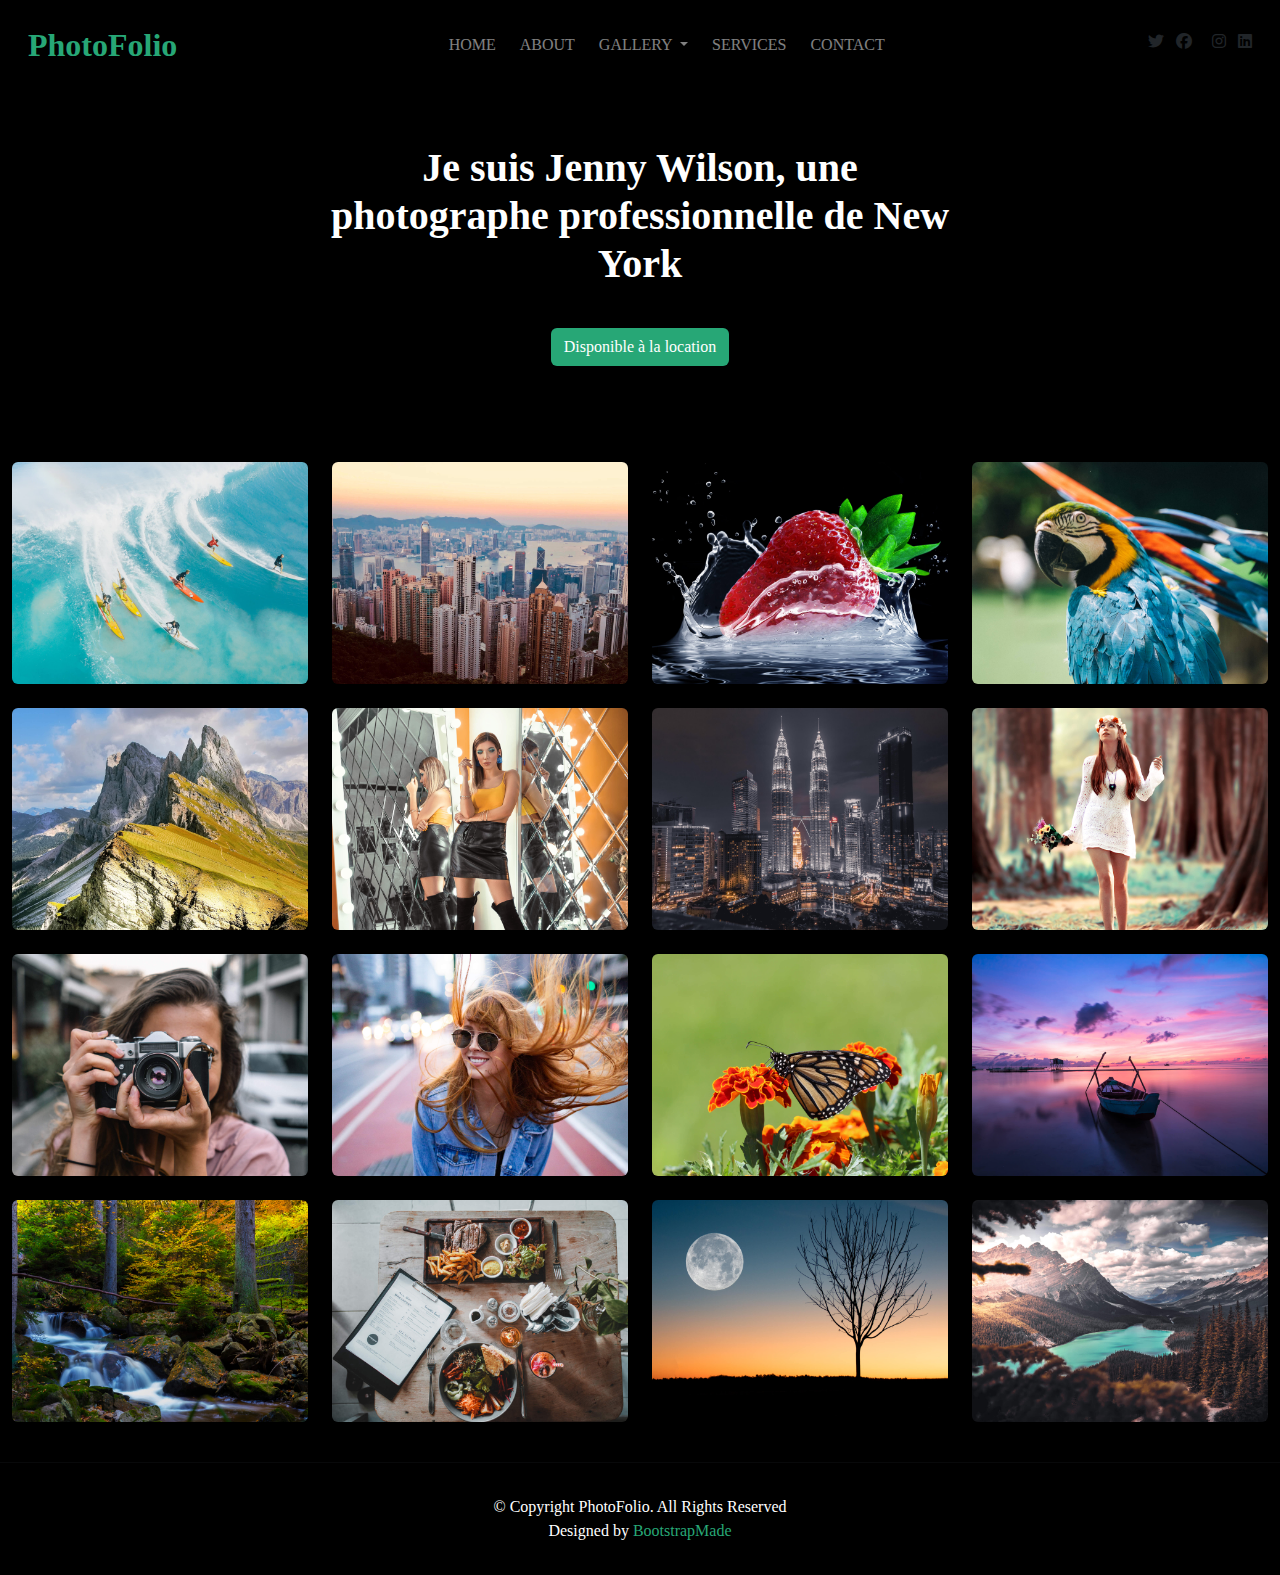
<file: index.html>
<!DOCTYPE html>
<html lang="en">
<head>
    <meta charset="UTF-8">
    <meta http-equiv="X-UA-Compatible" content="IE=edge">
    <meta name="viewport" content="width=device-width, initial-scale=1.0">
    <title>PhotoFolio</title>
    <link rel="stylesheet" href="style.css">
     <!--icons font awsome-->
    <link href="https://cdnjs.cloudflare.com/ajax/libs/font-awesome/6.2.1/css/all.min.css"
    rel="stylesheet">
    <!----css only------>
    <link rel="stylesheet" 
    href="https://cdn.jsdelivr.net/npm/bootstrap@5.2.3/dist/css/bootstrap.min.css">
    <!--bootstrap only---->
    <link rel="stylesheet" 
    href="https://cdn.jsdelivr.net/npm/bootstrap@5.2.3/dist/js/bootstrap.bundle.min.js">
</head>
<body>
<section id="navbar" class="mb-5 f-family-upercase">
<nav class="navbar navbar-expand-lg fixed-top p-3 text-white">
  <div class="container-fluid">
    <a class="navbar-brand text-white fs-2" style="color: #27a776;" href="../index.html">
        <strong style="color: #27a776;" >PhotoFolio</strong>
    </a>
    <button class="navbar-toggler btn" type="button" data-bs-toggle="offcanvas"
     data-bs-target="#offcanvasNavbar" aria-controls="offcanvasNavbar" 
     aria-expanded="false" aria-label="Toggle navigation">
      <span><i class="fa-solid fa-bars"></i></span>
    </button>
    <div class="offcanvas offcanvas-end" tabindex="-1" id="offcanvasNavbar" aria-labelledby="offcanvasNavbarLabel">
        <div class="offcanvas-header">
          <h5 class="offcanvas-title" id="offcanvasNavbarLabel"></h5>
          <button type="button" class="btn-close btn-close-white" data-bs-dismiss="offcanvas" aria-label="Close"></button>
        </div>  
    <div class="offcanvas-body justify-content-center" id="navbarSupportedContent">
      <ul class="navbar-nav justify-content-center flex-grow-1 pe-3">
        <li class="nav-item">
          <a class="nav-link active text-white opacity-50 ms-2" aria-current="page" href="index.html">HOME</a>
        </li>
        <li class="nav-item text-white">
          <a class="nav-link text-white opacity-50 ms-2" href="about/index.html">ABOUT</a>
        </li>
        <li class="nav-item dropdown">
          <a class="nav-link dropdown-toggle text-white opacity-50 ms-2" href="" role="button" 
          data-bs-toggle="dropdown" aria-expanded="false">
            GALLERY 
          </a>
          <ul class="dropdown-menu bg-dark">
            <li><a class="dropdown-item text-white opacity-50" href="gallery/index.html">Nature</a></li>
            <li><a class="dropdown-item text-white opacity-50" href="gallery/index.html">People</a></li>
            <li><a class="dropdown-item text-white opacity-50" href="gallery/index.html">architecture</a></li>
            <li><a class="dropdown-item text-white opacity-50" href="gallery/index.html">Animals</a></li>
            <li><a class="dropdown-item text-white opacity-50" href="about/index.html">Sports</a></li>
            <li><a class="dropdown-item text-white opacity-50" href="gallery/index.html">Travel</a></li>
            <li>
                <div class="btn-group dropend">
                    <a type="button" class="dropdown-item dropdown-toggle text-white" 
                    data-bs-toggle="dropdown" aria-expanded="false">
                    Sub menu
                    </a>
                    <ul class="dropdown-menu">
                    <li><a class="dropdown-item text-white" href="#">sub Menu 1</a></li>
                    <li><a class="dropdown-item text-white" href="#">sub Menu 2</a></li>
                    <li><a class="dropdown-item text-white" href="#">sub Menu 3</a></li>
                    </ul>
                </div>
            </li>
          </ul>
        </li>
        <li class="nav-item">
          <a class="nav-link text-white opacity-50 ms-2" href="services/index.html">SERVICES</a></li>
         <li class="nav-item">
          <a class="nav-link text-white opacity-50 ms-2" href="contact/index.html">CONTACT</a></li>
      </ul>
      <div class="icon">
        <i class="fa-brands fa-twitter"></i>
        <i class="fa-brands fa-facebook m-2"></i>
        <i class="fa-brands fa-instagram m-2"></i>
        <i class="fa-brands fa-linkedin "></i>
    </div>
    </div>
    </div>
   
  </div>
</nav>
</section>
<!----------section home------>
<section id="home" class="home mb-5 pt-5">
    <div class="container">
       <div class="row justify-content-center">
        <div class="col-lg-7 col-sm-12 text-white">
            <div class="text-white text-center p-2 pt-5">
                <h2 class="fs-1 fw-bold mb-2">Je suis Jenny Wilson, une photographe professionnelle de New York </p>
            </div>
        </div>
        <div class="text-center pt-3">
            <a type="button" style="background-color: #27a776;"
         href="contact/index.html" class="text-white text-center mb-5 btn btn-get-started">Disponible à la location
        </a>
        </div>
       </div>
    </div>
</section>
<!-------body home---->
<section>
    <div class="container-fluid">
        <div class="row">
            <div class="col-md-3">
                <a href="box.html"><img src="images/home1.jpg" class="img-fluid mb-4 rounded" alt=""></a>
            </div>
            <div class="col-md-3">
                <a href="box.html"><img src="images/gallery-2.jpg" class="img-fluid mb-4 rounded" alt=""></a>
            </div>
            <div class="col-md-3">
                <a href="box.html"><img src="images/gallery-3.jpg" class="img-fluid mb-4 rounded" alt=""></a>
            </div>
            <div class="col-md-3">
                <a href="box.html"> <img src="images/gallery-4.jpg" class="img-fluid mb-4 rounded" alt=""></a>
            </div>
        </div>
        <div class="row">
            <div class="col-md-3">
                <a href="box.html"><img src="images/gallery-5.jpg" class="img-fluid mb-4 rounded" alt=""></a>
            </div>
            <div class="col-md-3">
                <a href="box.html"><img src="images/gallery-6.jpg" class="img-fluid mb-4 rounded" alt=""></a>
            </div>
            <div class="col-md-3">
                <a href="box.html"><img src="images/gallery-7.jpg" class="img-fluid mb-4 rounded" alt=""></a>
            </div>
            <div class="col-md-3">
                <a href="box.html"><img src="images/gallery-8.jpg" class="img-fluid mb-4 rounded" alt=""></a>
            </div>
        </div>
        <div class="row">
            <div class="col-md-3">
                <a href="box.html"><img src="images/gallery-9.jpg" class="img-fluid mb-4 rounded" alt=""></a>
            </div>
            <div class="col-md-3">
                <a href="box.html"><img src="images/gallery-10.jpg" class="img-fluid mb-4 rounded" alt=""></a>
            </div>
            <div class="col-md-3">
                <a href="box.html"><img src="images/gallery-11.jpg" class="img-fluid mb-4 rounded" alt=""></a>
            </div>
            <div class="col-md-3">
                <a href="box.html"><img src="images/gallery-12.jpg" class="img-fluid mb-4 rounded" alt=""></a>
            </div>
        </div>
        <div class="row">
            <div class="col-md-3">
                <a href="box.html"><img src="images/gallery-13.jpg" class="img-fluid mb-4 rounded" alt=""></a>
            </div>
            <div class="col-md-3">
                <a href="box.html"><img src="images/gallery-14.jpg" class="img-fluid mb-4 rounded" alt=""></a>
            </div>
            <div class="col-md-3">
                <a href="box.html"><img src="images/gallery-15.jpg" class="img-fluid mb-4 rounded" alt=""></a>
            </div>
            <div class="col-md-3">
                <a href="box.html"><img src="images/gallery-16.jpg" class="img-fluid mb-4 rounded" alt=""></a>
            </div>
        </div>
    </div>
</section>
<!-----footer----->
<section id="footer" class="footer shadow">
    <hr>
<div class="container-fluid">
    <div class="text-center text-white p-3">
        <p>© Copyright PhotoFolio. All Rights Reserved<br>Designed by <span style="color: #27a776;">BootstrapMade</span></p>
    </div>
</div>
</section>
<script src="https://cdn.jsdelivr.net/npm/@popperjs/core@2.11.6/dist/umd/popper.min.js"
 integrity="sha384-oBqDVmMz9ATKxIep9tiCxS/Z9fNfEXiDAYTujMAeBAsjFuCZSmKbSSUnQlmh/jp3" 
 crossorigin="anonymous"></script>
<script src="https://cdn.jsdelivr.net/npm/bootstrap@5.2.3/dist/js/bootstrap.min.js" 
integrity="sha384-cuYeSxntonz0PPNlHhBs68uyIAVpIIOZZ5JqeqvYYIcEL727kskC66kF92t6Xl2V" 
crossorigin="anonymous"></script>
</body>
</html>
</file>
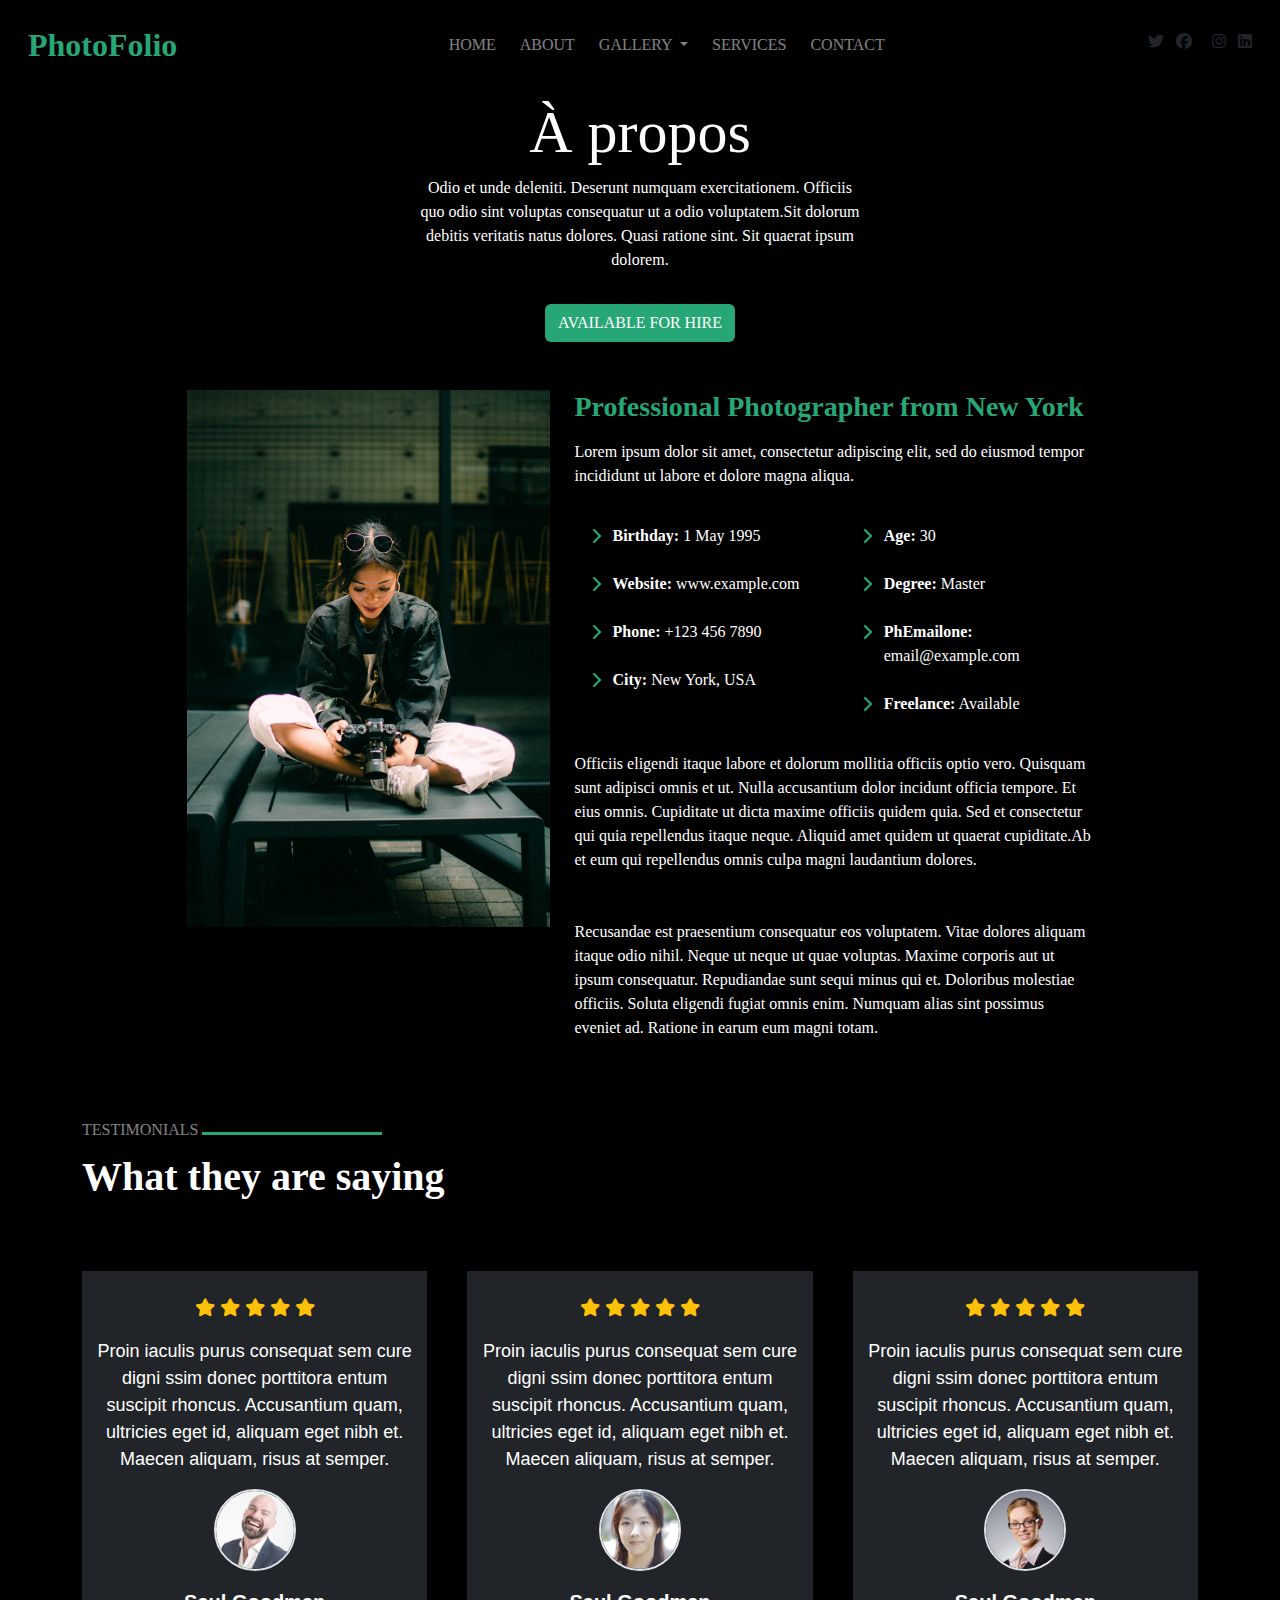
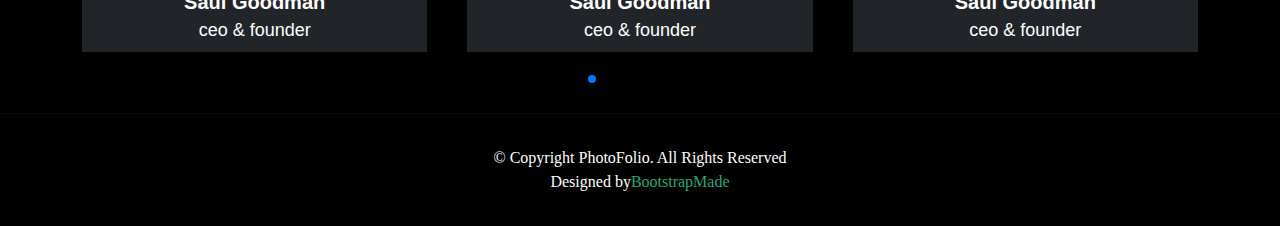
<file: about/index.html>
<!DOCTYPE html>
<html lang="fr">
<head>
    <meta charset="UTF-8">
    <meta http-equiv="X-UA-Compatible" content="IE=edge">
    <meta name="viewport" content="width=device-width, initial-scale=1.0">
    <title>PhotoFolio</title>
    <link rel="stylesheet" href="../style.css">
    <link rel="stylesheet" href="https://cdn.jsdelivr.net/npm/swiper@9/swiper-bundle.min.css" />
     <!--icons font awsome-->
    <link href="https://cdnjs.cloudflare.com/ajax/libs/font-awesome/6.2.1/css/all.min.css"
    rel="stylesheet">
    <!----css only------>
    <link rel="stylesheet" 
    href="https://cdn.jsdelivr.net/npm/bootstrap@5.2.3/dist/css/bootstrap.min.css">
    <!--bootstrap only---->
    <link rel="stylesheet" 
    href="https://cdn.jsdelivr.net/npm/bootstrap@5.2.3/dist/js/bootstrap.bundle.min.js">
</head>
<body>
<section id="navbar" class="mb-5">
<nav class="navbar navbar-expand-lg fixed-top p-3 text-white">
  <div class="container-fluid">
    <a class="navbar-brand text-white fs-2" style="color: #27a776;" href="../index.html">
        <strong style="color: #27a776;" >PhotoFolio</strong>
    </a>
    <button class="navbar-toggler btn" type="button" data-bs-toggle="offcanvas"
     data-bs-target="#offcanvasNavbar" aria-controls="offcanvasNavbar" 
     aria-expanded="false" aria-label="Toggle navigation">
      <span><i class="fa-solid fa-bars"></i></span>
    </button>
    <div class="offcanvas offcanvas-end" tabindex="-1" id="offcanvasNavbar" aria-labelledby="offcanvasNavbarLabel">
        <div class="offcanvas-header">
          <h5 class="offcanvas-title" id="offcanvasNavbarLabel"></h5>
          <button type="button" class="btn-close btn-close-white" data-bs-dismiss="offcanvas" aria-label="Close"></button>
        </div>  
    <div class="offcanvas-body justify-content-center" id="navbarSupportedContent">
      <ul class="navbar-nav justify-content-center flex-grow-1 pe-3">
        <li class="nav-item">
          <a class="nav-link active text-white opacity-50 ms-2" aria-current="page" href="../index.html">HOME</a>
        </li>
        <li class="nav-item text-white">
          <a class="nav-link text-white opacity-50 ms-2" href="../about/index.html">ABOUT</a>
        </li>
        <li class="nav-item dropdown">
          <a class="nav-link dropdown-toggle text-white opacity-50 ms-2" href="" role="button" 
          data-bs-toggle="dropdown" aria-expanded="false">
            GALLERY 
          </a>
          <ul class="dropdown-menu bg-dark">
            <li><a class="dropdown-item text-white opacity-50" href="../gallery/index.html">Nature</a></li>
            <li><a class="dropdown-item text-white opacity-50" href="../gallery/index.html">People</a></li>
            <li><a class="dropdown-item text-white opacity-50" href="../gallery/index.html">architecture</a></li>
            <li><a class="dropdown-item text-white opacity-50" href="../gallery/index.html">Animals</a></li>
            <li><a class="dropdown-item text-white opacity-50" href="../gallery/index.html">Sports</a></li>
            <li><a class="dropdown-item text-white opacity-50" href="../gallery/index.html">Travel</a></li>
            <li>
                <div class="btn-group dropend">
                    <a type="button" class="dropdown-item dropdown-toggle opacity-50 text-white" 
                    data-bs-toggle="dropdown" aria-expanded="false">
                    Sub menu
                    </a>
                    <ul class="dropdown-menu">
                    <li><a class="dropdown-item text-white" href="#">sub Menu 1</a></li>
                    <li><a class="dropdown-item text-white" href="#">sub Menu 2</a></li>
                    <li><a class="dropdown-item text-white" href="#">sub Menu 3</a></li>
                    </ul>
                </div>
            </li>
          </ul>
        </li>
        <li class="nav-item">
          <a class="nav-link text-white opacity-50 ms-2" href="../services/index.html">SERVICES</a></li>
         <li class="nav-item">
          <a class="nav-link text-white opacity-50 ms-2" href="../contact/index.html">CONTACT</a></li>
      </ul>
      <div class="icon">
        <i class="fa-brands fa-twitter"></i>
        <i class="fa-brands fa-facebook m-2"></i>
        <i class="fa-brands fa-instagram m-2"></i>
        <i class="fa-brands fa-linkedin "></i>
    </div>
    </div>
    </div>
  </div>
</nav>
</section>
<!-----section about---->
<section id="about" class="box-about pt-5">
<div class="container">
    <div class="row justify-content-center text-center text-white">
       <div class="col-md-5 col-sm-12">
        <h1>À propos</h1>
        <p>Odio et unde deleniti. Deserunt numquam exercitationem. Officiis quo odio sint voluptas 
            consequatur ut a odio voluptatem.Sit dolorum debitis veritatis natus dolores. Quasi ratione sint. Sit quaerat ipsum dolorem.
        </p>
        <div class="text-center pt-3">
            <a type="button" style="background-color: #27a776;"
         href="../contact/index.html" class="text-white text-center mb-5 btn btn-get-started">
         AVAILABLE FOR HIRE
        </a>
        </div>
       </div>
    </div>
    <div class="container">
        <div class="row justify-content-center">
            <div class="col-md-10">
                <div class="row">
                    <div class="col-md-5 ">
                        <img src="../images/about1.jpg" class="img-fluid mb-3" alt="">
                    </div>
                    <div class="col-md-7 col-sm-12 text-white mb-3">
                        <h1 class="fw-bold fs-3" style="color: #27a776;">Professional Photographer from New York</h1>
                       <div class="pt-2">
                            <p>Lorem ipsum dolor sit amet, consectetur adipiscing elit, sed do eiusmod tempor incididunt ut
                            labore et dolore magna aliqua.
                            </p>
                       </div>
                        <div class="row mb-3">
                            <div class="col-md-6 col-sm-12 mt-2">
                                <div class="d-flex p-2">
                                    <i class="fa-solid fa-chevron-right m-2" style="color: #27a776;"></i>
                                    <p class="m-1"><strong>Birthday:</strong> 1 May 1995</p>
                                </div>
                                <div class="d-flex p-2">
                                    <i class="fa-solid fa-chevron-right m-2" style="color: #27a776;"></i>
                                    <p class="m-1"><strong>Website:</strong> www.example.com</p>
                                </div>
                                <div class="d-flex p-2">
                                    <i class="fa-solid fa-chevron-right m-2" style="color: #27a776;"></i>
                                    <p class="m-1"><strong>Phone:</strong> +123 456 7890</p>
                                </div>
                                <div class="d-flex p-2">
                                    <i class="fa-solid fa-chevron-right m-2" style="color: #27a776;"></i>
                                    <p class="m-1"><strong>City:</strong> New York, USA</p>
                                </div>
                            </div>
                            <div class="col-md-6 col-sm-12 mt-2">
                                <div class="d-flex p-2">
                                    <i class="fa-solid fa-chevron-right m-2" style="color: #27a776;"></i>
                                    <p class="m-1"><strong>Age:</strong> 30</p>
                                </div>
                                <div class="d-flex p-2">
                                    <i class="fa-solid fa-chevron-right m-2" style="color: #27a776;"></i>
                                    <p class="m-1"><strong>Degree:</strong> Master</p>
                                </div>
                                <div class="d-flex p-2">
                                    <i class="fa-solid fa-chevron-right m-2" style="color: #27a776;"></i>
                                    <p class="m-1"><strong>PhEmailone:</strong> email@example.com</p>
                                </div>
                                <div class="d-flex p-2">
                                    <i class="fa-solid fa-chevron-right m-2" style="color: #27a776;"></i>
                                    <p class="m-1"><strong>Freelance:</strong> Available</p>
                                </div>
                            </div>
                        </div>
                        <div class="row">
                           <div class="mt-2">
                            <p>Officiis eligendi itaque labore et dolorum mollitia officiis optio vero. Quisquam sunt adipisci
                                omnis et ut. Nulla accusantium dolor incidunt officia tempore. Et eius omnis. Cupiditate ut dicta
                                 maxime officiis quidem quia. Sed et consectetur qui quia repellendus itaque neque. Aliquid amet 
                                 quidem ut quaerat cupiditate.Ab et eum qui repellendus omnis culpa magni laudantium dolores.
                           </p>
                           </div>
                        </div>
                        <div class="row mt-4">
                           <div class="mt-2">
                            <p>Recusandae est praesentium consequatur eos voluptatem. Vitae dolores aliquam itaque odio nihil.
                                Neque ut neque ut quae voluptas. Maxime corporis aut ut ipsum consequatur. Repudiandae sunt sequi
                                 minus qui et. Doloribus molestiae officiis. Soluta eligendi fugiat omnis enim. Numquam alias 
                                 sint possimus eveniet ad. Ratione in earum eum magni totam.
                           </p>
                           </div>
                        </div>
                    </div>
                </div>
            </div>
        </div>
    </div>
</section>
<!------section about2------>
 <section id="Testimonials" class="Testimonials-box pt-5 text-white">
    <div class="container">
        <div class="row mb-5">
            <div class="d-flex align-items-center">
                <h6 class="text-white opacity-50">TESTIMONIALS</h6>
                <div class="progress-bar m-1"></div>
            </div>
            <div class="">
                <p class="fs-1 fw-bold">What they are saying</p>
            </div>
        </div>
    </div>
</section> 
<section id="carou" class="carou">
<div class="container">
<!-- Swiper -->
<div class="swiper slide mySwiper">
    <div class="swiper-wrapper">
      <div class="swiper-slide">
        <div class="card-body p-2 bg-dark text-center text-white">
            <div class="icon p-3" style="color: #ffc107;">
                <i class="fa fa-star" aria-hidden="true"></i>
                <i class="fa fa-star" aria-hidden="true"></i>
                <i class="fa fa-star" aria-hidden="true"></i>
                <i class="fa fa-star" aria-hidden="true"></i>
                <i class="fa fa-star" aria-hidden="true"></i>
            </div>
                <p class="card-text">Proin iaculis purus consequat sem cure digni
                    ssim donec porttitora entum suscipit rhoncus. Accusantium 
                    quam, ultricies eget id, aliquam eget nibh et. Maecen 
                    aliquam, risus at semper.
                </p>
                <img src="../images/test1.jpg" class="img-fluid rounded-circle border border-2 mb-3 w-25" alt="">
                <p class="card-text"><span class="pt-4 fs-5 fw-bold">Saul Goodman</span><br> ceo & founder</p>
        </div>
      </div>
      <div class="swiper-slide">
        <div class="card-body p-2 bg-dark text-center text-white">
            <div class="icon p-3" style="color: #ffc107;">
                <i class="fa fa-star" aria-hidden="true"></i>
                <i class="fa fa-star" aria-hidden="true"></i>
                <i class="fa fa-star" aria-hidden="true"></i>
                <i class="fa fa-star" aria-hidden="true"></i>
                <i class="fa fa-star" aria-hidden="true"></i>
            </div>
                <p class="card-text">Proin iaculis purus consequat sem cure digni
                    ssim donec porttitora entum suscipit rhoncus. Accusantium 
                    quam, ultricies eget id, aliquam eget nibh et. Maecen 
                    aliquam, risus at semper.
                </p>
                <img src="../images/car1.jpg" class="img-fluid rounded-circle border border-2 mb-3 w-25" alt="">
                <p class="card-text"><span class="pt-4 fs-5 fw-bold">Saul Goodman</span><br> ceo & founder</p>
        </div>
      </div>
      <div class="swiper-slide">
        <div class="card-body p-2 bg-dark text-center text-white">
            <div class="icon p-3" style="color: #ffc107;">
                <i class="fa fa-star" aria-hidden="true"></i>
                <i class="fa fa-star" aria-hidden="true"></i>
                <i class="fa fa-star" aria-hidden="true"></i>
                <i class="fa fa-star" aria-hidden="true"></i>
                <i class="fa fa-star" aria-hidden="true"></i>
            </div>
                <p class="card-text">Proin iaculis purus consequat sem cure digni
                    ssim donec porttitora entum suscipit rhoncus. Accusantium 
                    quam, ultricies eget id, aliquam eget nibh et. Maecen 
                    aliquam, risus at semper.
                </p>
                <img src="../images/car2.jpg" class="img-fluid rounded-circle border border-2 mb-3 w-25" alt="">
                <p class="card-text"><span class="pt-4 fs-5 fw-bold">Saul Goodman</span><br> ceo & founder</p>
        </div>
      </div>
      <div class="swiper-slide">
        <div class="card-body p-2 bg-dark text-center text-white">
            <div class="icon p-3" style="color: #ffc107;">
                <i class="fa fa-star" aria-hidden="true"></i>
                <i class="fa fa-star" aria-hidden="true"></i>
                <i class="fa fa-star" aria-hidden="true"></i>
                <i class="fa fa-star" aria-hidden="true"></i>
                <i class="fa fa-star" aria-hidden="true"></i>
            </div>
                <p class="card-text">Proin iaculis purus consequat sem cure digni
                    ssim donec porttitora entum suscipit rhoncus. Accusantium 
                    quam, ultricies eget id, aliquam eget nibh et. Maecen 
                    aliquam, risus at semper.
                </p>
                <img src="../images/car3.jpg" class="img-fluid rounded-circle border border-2 mb-3 w-25" alt="">
                <p class="card-text"><span class="pt-4 fs-5 fw-bold">Saul Goodman</span><br> ceo & founder</p>
        </div>
      </div>
      <div class="swiper-slide">
        <div class="card-body p-2 bg-dark text-center text-white">
            <div class="icon p-3" style="color: #ffc107;">
                <i class="fa fa-star" aria-hidden="true"></i>
                <i class="fa fa-star" aria-hidden="true"></i>
                <i class="fa fa-star" aria-hidden="true"></i>
                <i class="fa fa-star" aria-hidden="true"></i>
                <i class="fa fa-star" aria-hidden="true"></i>
            </div>
                <p class="card-text">Proin iaculis purus consequat sem cure digni
                    ssim donec porttitora entum suscipit rhoncus. Accusantium 
                    quam, ultricies eget id, aliquam eget nibh et. Maecen 
                    aliquam, risus at semper.
                </p>
                <img src="../images/car4.jpg" class="img-fluid rounded-circle border border-2 mb-3 w-25" alt="">
                <p class="card-text"><span class="pt-4 fs-5 fw-bold">Saul Goodman</span><br> ceo & founder</p>
        </div>
      </div>
      <div class="swiper-slide">
        <div class="card-body p-2 bg-dark text-center text-white">
            <div class="icon p-3" style="color: #ffc107;">
                <i class="fa fa-star" aria-hidden="true"></i>
                <i class="fa fa-star" aria-hidden="true"></i>
                <i class="fa fa-star" aria-hidden="true"></i>
                <i class="fa fa-star" aria-hidden="true"></i>
                <i class="fa fa-star" aria-hidden="true"></i>
            </div>
                <p class="card-text">Proin iaculis purus consequat sem cure digni
                    ssim donec porttitora entum suscipit rhoncus. Accusantium 
                    quam, ultricies eget id, aliquam eget nibh et. Maecen 
                    aliquam, risus at semper.
                </p>
                <img src="../images/car2.jpg" class="img-fluid rounded-circle border border-2 mb-3 w-25" alt="">
                <p class="card-text"><span class="pt-4 fs-5 fw-bold">Saul Goodman</span><br> ceo & founder</p>
        </div>
      </div>
      <div class="swiper-slide">
        <div class="card-body p-2 bg-dark text-center text-white">
            <div class="icon p-3" style="color: #ffc107;">
                <i class="fa fa-star" aria-hidden="true"></i>
                <i class="fa fa-star" aria-hidden="true"></i>
                <i class="fa fa-star" aria-hidden="true"></i>
                <i class="fa fa-star" aria-hidden="true"></i>
                <i class="fa fa-star" aria-hidden="true"></i>
            </div>
                <p class="card-text">Proin iaculis purus consequat sem cure digni
                    ssim donec porttitora entum suscipit rhoncus. Accusantium 
                    quam, ultricies eget id, aliquam eget nibh et. Maecen 
                    aliquam, risus at semper.
                </p>
                <img src="../images/test1.jpg" class="img-fluid rounded-circle border border-2 mb-3 w-25" alt="">
                <p class="card-text"><span class="pt-4 fs-5 fw-bold">Saul Goodman</span><br> ceo & founder</p>
        </div>
      </div>
      <div class="swiper-slide">
        <div class="card-body p-2 bg-dark text-center text-white">
            <div class="icon p-3" style="color: #ffc107;">
                <i class="fa fa-star" aria-hidden="true"></i>
                <i class="fa fa-star" aria-hidden="true"></i>
                <i class="fa fa-star" aria-hidden="true"></i>
                <i class="fa fa-star" aria-hidden="true"></i>
                <i class="fa fa-star" aria-hidden="true"></i>
            </div>
                <p class="card-text">Proin iaculis purus consequat sem cure digni
                    ssim donec porttitora entum suscipit rhoncus. Accusantium 
                    quam, ultricies eget id, aliquam eget nibh et. Maecen 
                    aliquam, risus at semper.
                </p>
                <img src="../images/car1.jpg" class="img-fluid rounded-circle border border-2 mb-3 w-25" alt="">
                <p class="card-text"><span class="pt-4 fs-5 fw-bold">Saul Goodman</span><br> ceo & founder</p>
        </div>
      </div>
      <div class="swiper-slide">
        <div class="card-body p-2 bg-dark text-center text-white">
            <div class="icon p-3" style="color: #ffc107;">
                <i class="fa fa-star" aria-hidden="true"></i>
                <i class="fa fa-star" aria-hidden="true"></i>
                <i class="fa fa-star" aria-hidden="true"></i>
                <i class="fa fa-star" aria-hidden="true"></i>
                <i class="fa fa-star" aria-hidden="true"></i>
            </div>
            <p class="card-text">Proin iaculis purus consequat sem cure digni
                    ssim donec porttitora entum suscipit rhoncus. Accusantium 
                    quam, ultricies eget id, aliquam eget nibh et. Maecen 
                    aliquam, risus at semper.
            </p>
            <img src="../images/car2.jpg" class="img-fluid rounded-circle border border-2 mb-3 w-25" alt="">
            <p class="card-text"><span class="pt-4 fs-5 fw-bold">Saul Goodman</span><br> ceo & founder</p>
        </div>
      </div>
    </div>
    <div class="swiper-pagination position-relative mt-4"></div>
</div>
</div>
</section>
<!-----footer----->
<section id="footer" class="footer shadow">
<hr>
<div class="container-fluid">
    <div class="text-center text-white p-3">
        <p>© Copyright PhotoFolio. All Rights Reserved<br>Designed by<span style="color: #27a776;">BootstrapMade</span></p>
    </div>
</div>
</section>
<!-- Swiper JS -->
<script src="https://cdn.jsdelivr.net/npm/swiper@9/swiper-bundle.min.js"></script>
<script src="https://cdn.jsdelivr.net/npm/@popperjs/core@2.11.6/dist/umd/popper.min.js"
 integrity="sha384-oBqDVmMz9ATKxIep9tiCxS/Z9fNfEXiDAYTujMAeBAsjFuCZSmKbSSUnQlmh/jp3" 
 crossorigin="anonymous"></script>
<script src="https://cdn.jsdelivr.net/npm/bootstrap@5.2.3/dist/js/bootstrap.min.js" 
integrity="sha384-cuYeSxntonz0PPNlHhBs68uyIAVpIIOZZ5JqeqvYYIcEL727kskC66kF92t6Xl2V" 
crossorigin="anonymous"></script>
<!-- Initialize Swiper -->
  <!-- Initialize Swiper -->
  <script>
    var swiper = new Swiper(".mySwiper", {
      slidesPerView: 1,
      spaceBetween: 10,
      pagination: {
        el: ".swiper-pagination",
        clickable: true,
      },
      breakpoints: {
        "@0.00": {
          slidesPerView: 1,
          spaceBetween: 10,
        },
        "@0.75": {
          slidesPerView: 2,
          spaceBetween: 20,
        },
        "@1.00": {
          slidesPerView: 3,
          spaceBetween: 40,
        },
        // "@1.50": {
        //   slidesPerView: 4,
        //   spaceBetween: 50,
        // },
      },
    });
  </script>
</body>
</html>
</file>
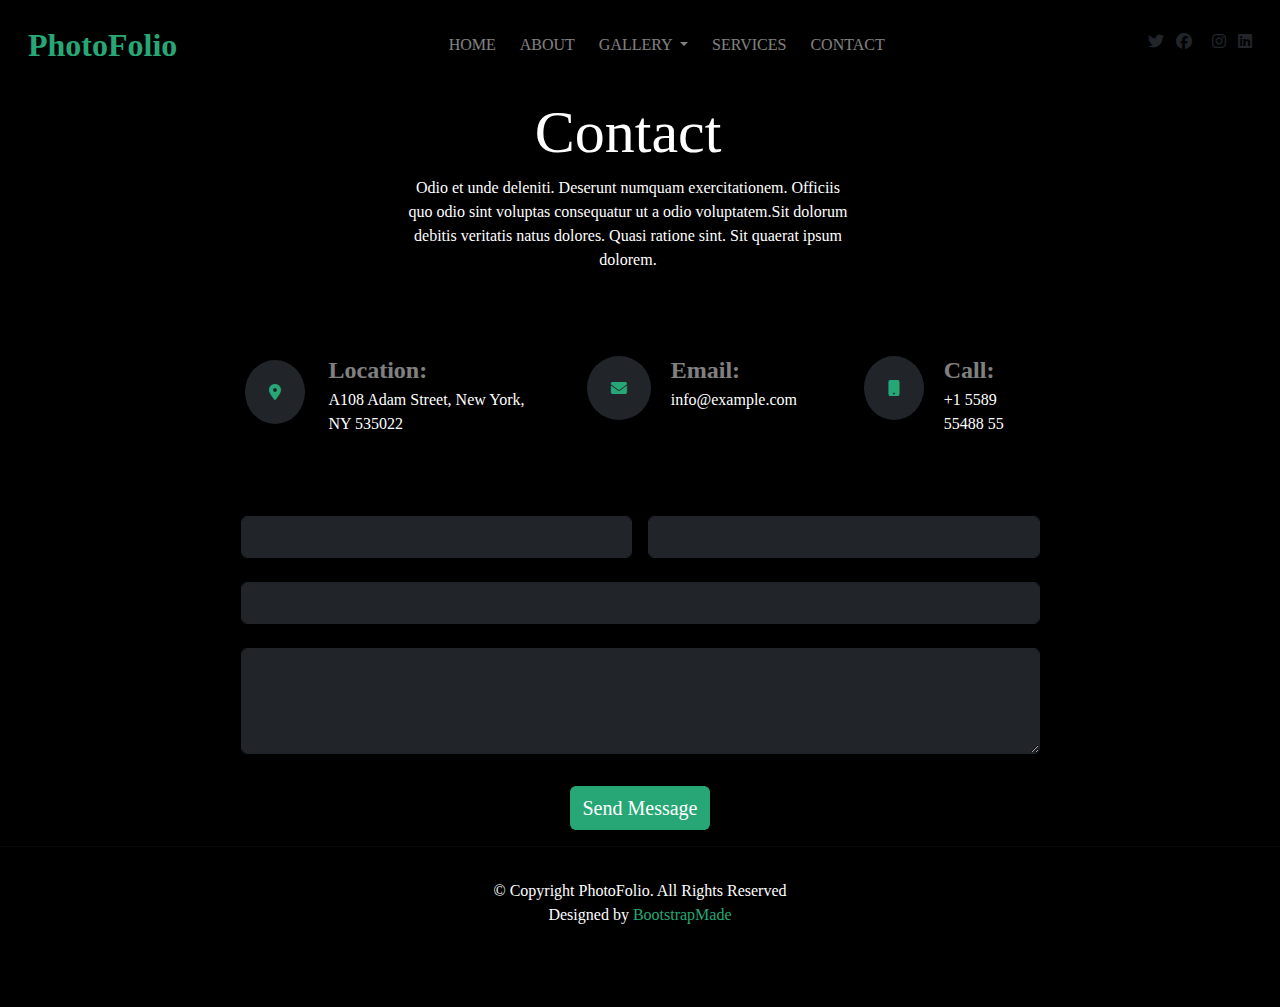
<file: contact/index.html>
<!DOCTYPE html>
<html lang="fr">
<head>
    <meta charset="UTF-8">
    <meta http-equiv="X-UA-Compatible" content="IE=edge">
    <meta name="viewport" content="width=device-width, initial-scale=1.0">
    <title>PhotoFolio</title>
    <link rel="stylesheet" href="../style.css">
     <!--icons font awsome-->
    <link href="https://cdnjs.cloudflare.com/ajax/libs/font-awesome/6.2.1/css/all.min.css"
    rel="stylesheet">
    <!----css only------>
    <link rel="stylesheet" 
    href="https://cdn.jsdelivr.net/npm/bootstrap@5.2.3/dist/css/bootstrap.min.css">
    <!--bootstrap only---->
    <link rel="stylesheet" 
    href="https://cdn.jsdelivr.net/npm/bootstrap@5.2.3/dist/js/bootstrap.bundle.min.js">
</head>
<body>
<section id="navbar" class="mb-5">
<nav class="navbar navbar-expand-lg fixed-top p-3 text-white">
  <div class="container-fluid">
    <a class="navbar-brand text-white fs-2" href="../index.html">
      <strong style="color: #27a776;" >PhotoFolio</strong>
  </a>
    <button class="navbar-toggler btn" type="button" data-bs-toggle="offcanvas"
     data-bs-target="#offcanvasNavbar" aria-controls="offcanvasNavbar" 
     aria-expanded="false" aria-label="Toggle navigation">
      <span><i class="fa-solid fa-bars"></i></span>
    </button>
    <div class="offcanvas offcanvas-end" tabindex="-1" id="offcanvasNavbar" aria-labelledby="offcanvasNavbarLabel">
        <div class="offcanvas-header">
          <h5 class="offcanvas-title" id="offcanvasNavbarLabel"></h5>
          <button type="button" class="btn-close btn-close-white" data-bs-dismiss="offcanvas" aria-label="Close"></button>
        </div>  
    <div class="offcanvas-body justify-content-center" id="navbarSupportedContent">
      <ul class="navbar-nav justify-content-center flex-grow-1 pe-3">
        <li class="nav-item">
          <a class="nav-link active text-white opacity-50 ms-2" aria-current="page" href="../index.html">HOME</a>
        </li>
        <li class="nav-item text-white">
          <a class="nav-link text-white opacity-50 ms-2" href="../about/index.html">ABOUT</a>
        </li>
        <li class="nav-item dropdown">
          <a class="nav-link dropdown-toggle text-white opacity-50 ms-2" href="" role="button" 
          data-bs-toggle="dropdown" aria-expanded="false">
            GALLERY 
          </a>
          <ul class="dropdown-menu bg-dark">
            <li><a class="dropdown-item text-white opacity-50" href="../gallery/index.html">Nature</a></li>
            <li><a class="dropdown-item text-white opacity-50" href="../gallery/index.html">People</a></li>
            <li><a class="dropdown-item text-white opacity-50" href="../gallery/index.html">architecture</a></li>
            <li><a class="dropdown-item text-white opacity-50" href="../gallery/index.html">Animals</a></li>
            <li><a class="dropdown-item text-white opacity-50" href="../gallery/index.html">Sports</a></li>
            <li><a class="dropdown-item text-white opacity-50" href="../gallery/index.html">Travel</a></li>
            <li>
                <div class="btn-group dropend">
                    <a type="button" class="dropdown-item dropdown-toggle text-white" 
                    data-bs-toggle="dropdown" aria-expanded="false">
                    Sub menu
                    </a>
                    <ul class="dropdown-menu">
                    <li><a class="dropdown-item text-white" href="#">sub Menu 1</a></li>
                    <li><a class="dropdown-item text-white" href="#">sub Menu 2</a></li>
                    <li><a class="dropdown-item text-white" href="#">sub Menu 3</a></li>
                    </ul>
                </div>
            </li>
          </ul>
        </li>
        <li class="nav-item">
          <a class="nav-link text-white opacity-50 ms-2" href="../services/index.html">SERVICES</a></li>
         <li class="nav-item">
          <a class="nav-link text-white opacity-50 ms-2" href="../contact/index.html">CONTACT</a></li>
      </ul>
      <div class="icon">
        <i class="fa-brands fa-twitter"></i>
        <i class="fa-brands fa-facebook m-2"></i>
        <i class="fa-brands fa-instagram m-2"></i>
        <i class="fa-brands fa-linkedin "></i>
    </div>
    </div>
    </div>
  </div>
</nav>
<!--------section contact------->
<section id="contact" class="contact-box pt-5 mt-5">
    <div class="container">
        <div class="row">
            <div class="row justify-content-center text-center text-white">
                <div class="col-md-5 col-sm-12">
                 <h1>Contact</h1>
                 <p>Odio et unde deleniti. Deserunt numquam exercitationem. Officiis quo odio sint voluptas 
                     consequatur ut a odio voluptatem.Sit dolorum debitis veritatis natus dolores. Quasi ratione sint. Sit quaerat ipsum dolorem.
                 </p>
                </div>
             </div>
        </div>
        <div class="row justify-content-center text-white pt-5">
            <div class="col-md-9 col-sm-12">
               <div class="container">
                <div class="row">
                    <div class="col-md-5 col-sm-12 mb-4">
                        <div class="d-flex">
                          <div class="m-2">
                            <i class="fa-solid box fa-location-dot rounded-circle bg-dark p-4 mt-3" style="color: #27a776;"></i>
                          </div>
                            <div class="m-3">
                                <p class=""><strong class="fs-4 fw-bold opacity-50">Location:</strong><br>
                                A108 Adam Street, New York, NY 535022</p>
                            </div>
                        </div>
                    </div>
                    <div class="col-md-4 col-sm-12 mb-4">
                            <div class="d-flex">
                              <div class="m-1">
                              <i class="fa fa-envelope  box rounded-circle bg-dark mt-3 p-4" aria-hidden="true" style="color: #27a776;"></i>
                              </div>
                              <div class="m-3">
                                <p class=""><strong class="fs-4 fw-bold opacity-50">Email:</strong> <br>
                                info@example.com</p>
                              </div>
                          </div>
                    </div>
                    <div class="col-md-3 col-sm-12 mb-4">
                        <div class="d-flex">
                                <div class="m-1">
                                  <i class="fa-solid box fa-mobile-button rounded-circle bg-dark p-4 mt-3" 
                                style="color: #27a776;"></i>
                                </div>
                            <div>
                                <p class="m-3"><strong class="fs-4 fw-bold opacity-50">Call:</strong><br>
                                +1 5589 55488 55</p>
                            </div>
                        </div>
                    </div>
                </div>
                <form class="row pt-3 g-2">
                    <div class="col-md-6 p-2">
                      <input type="text" class="form-control bg-dark border border-dark p-2" id="validationDefault01" 
                      value="" required placeholder="Your name">
                    </div>
                    <div class="col-md-6 p-2">
                      <input type="text" class="form-control bg-dark border border-dark  p-2" id="validationDefault02" 
                      value="" required placeholder="Your Email">
                    </div>
                    <div class="col-md-12 p-2">
                      <input type="text" class="form-control bg-dark border border-dark p-2" id="validationDefault03" 
                      required placeholder="Sujet">
                    </div>
                      <div class=" col-md-12 mb-3 p-2">
                        <textarea class="form-control bg-dark border border-dark p-3" id="exampleFormControlTextarea1" placeholder="Message" rows="3"></textarea>
                      </div>
                    <div class="col-md-12 text-center">
                      <button class="btn text-white fs-5" style="background-color: #27a776;"
                       type="submit">Send Message</button>
                    </div>
                  </form>
               </div>
            </div>
        </div>
    </div>
</section>
<!-----footer----->
<section id="footer" class="footer shadow">
    <hr>
<div class="container-fluid">
    <div class="text-center text-white p-3">
        <p>© Copyright PhotoFolio. All Rights Reserved<br>Designed by <span style="color: #27a776;">BootstrapMade</span></p>
    </div>
</div>
</section>
<script src="https://cdn.jsdelivr.net/npm/@popperjs/core@2.11.6/dist/umd/popper.min.js"
 integrity="sha384-oBqDVmMz9ATKxIep9tiCxS/Z9fNfEXiDAYTujMAeBAsjFuCZSmKbSSUnQlmh/jp3" 
 crossorigin="anonymous"></script>
<script src="https://cdn.jsdelivr.net/npm/bootstrap@5.2.3/dist/js/bootstrap.min.js" 
integrity="sha384-cuYeSxntonz0PPNlHhBs68uyIAVpIIOZZ5JqeqvYYIcEL727kskC66kF92t6Xl2V" 
crossorigin="anonymous"></script>
</body>
</html>
</file>
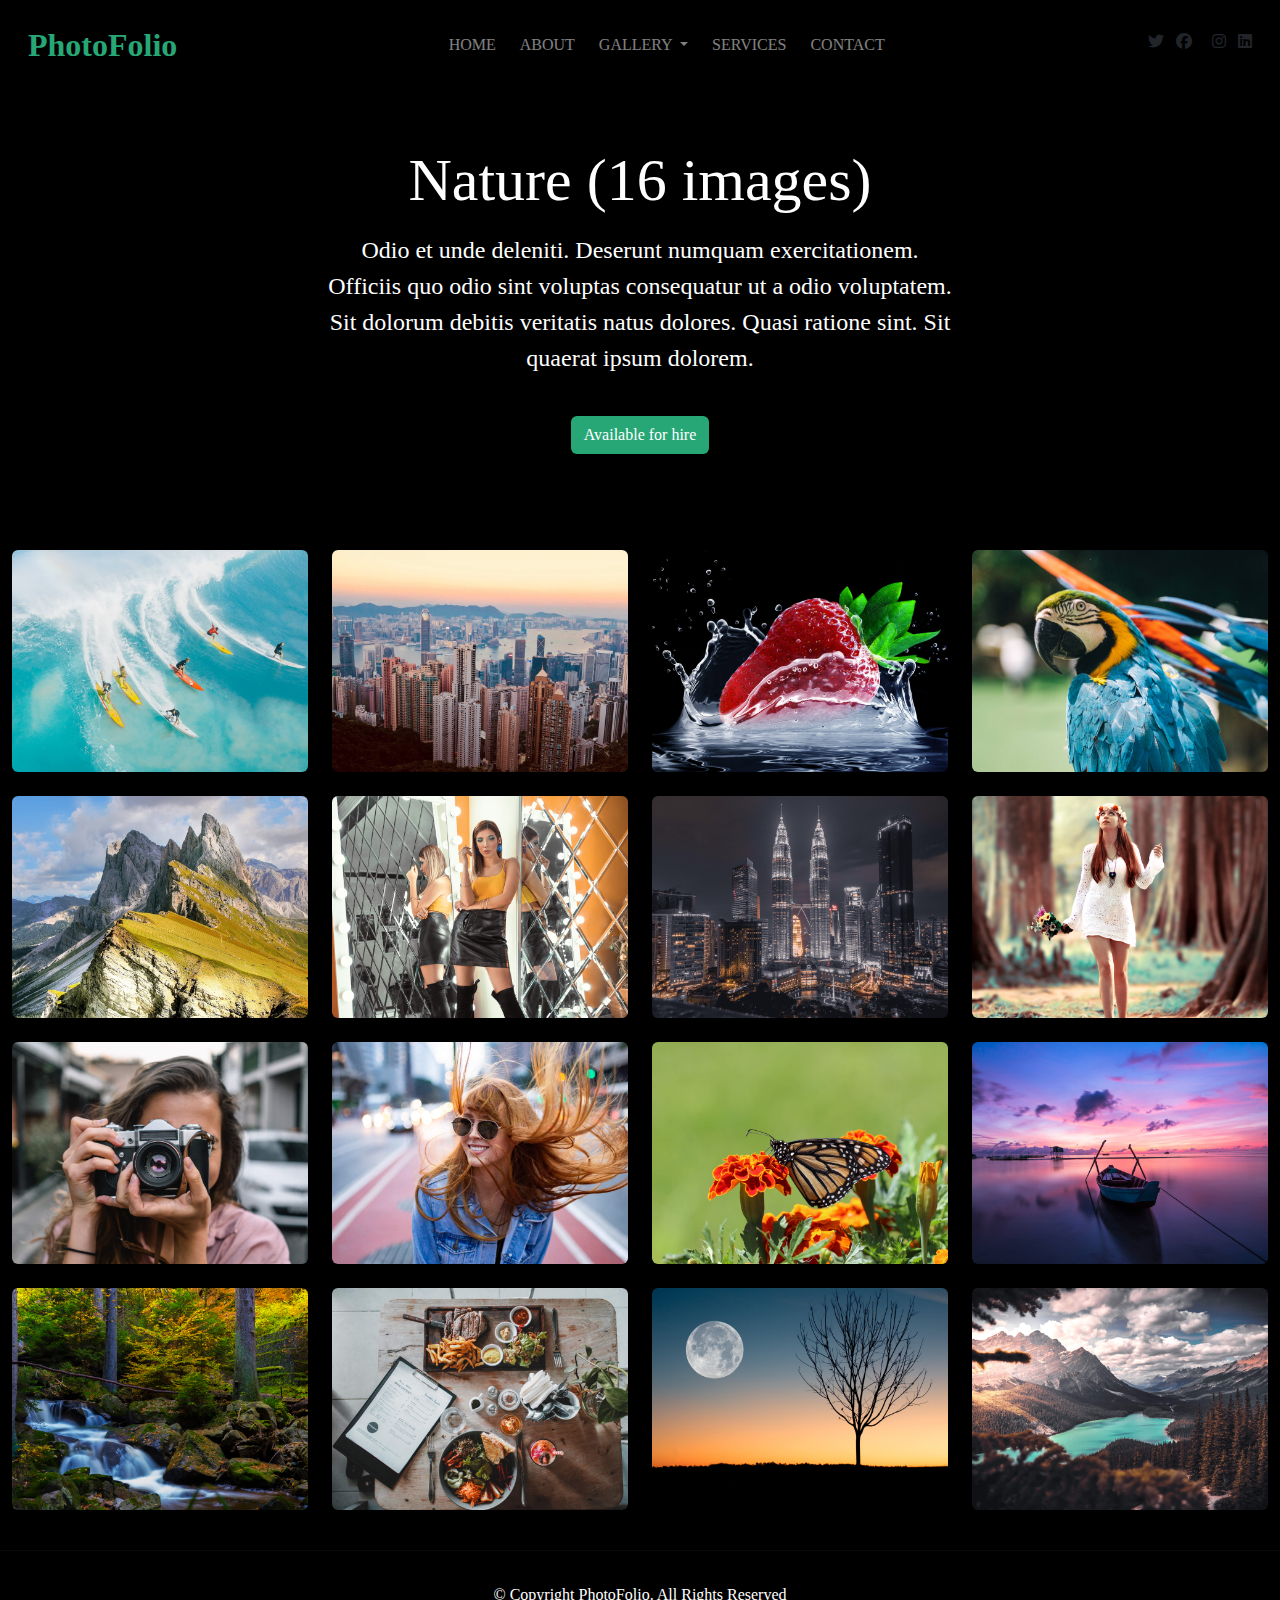
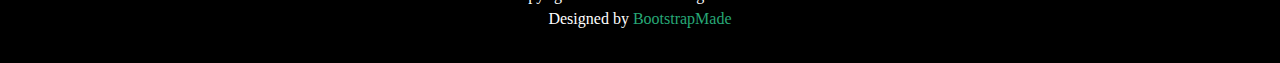
<file: gallery/index.html>
<!DOCTYPE html>
<html lang="fr">
<head>
    <meta charset="UTF-8">
    <meta http-equiv="X-UA-Compatible" content="IE=edge">
    <meta name="viewport" content="width=device-width, initial-scale=1.0">
    <title>PhotoFolio</title>
    <link rel="stylesheet" href="../style.css">
     <!--icons font awsome-->
    <link href="https://cdnjs.cloudflare.com/ajax/libs/font-awesome/6.2.1/css/all.min.css"
    rel="stylesheet">
    <!----css only------>
    <link rel="stylesheet" 
    href="https://cdn.jsdelivr.net/npm/bootstrap@5.2.3/dist/css/bootstrap.min.css">
    <!--bootstrap only---->
    <link rel="stylesheet" 
    href="https://cdn.jsdelivr.net/npm/bootstrap@5.2.3/dist/js/bootstrap.bundle.min.js">
</head>
<body>
<section id="navbar" class="mb-5 f-family-upercase">
<nav class="navbar navbar-expand-lg fixed-top p-3 text-white">
  <div class="container-fluid">
    <a class="navbar-brand text-white fs-2" style="color: #27a776;" href="../index.html">
        <strong style="color: #27a776;" >PhotoFolio</strong>
    </a>
    <button class="navbar-toggler btn" type="button" data-bs-toggle="offcanvas"
     data-bs-target="#offcanvasNavbar" aria-controls="offcanvasNavbar" 
     aria-expanded="false" aria-label="Toggle navigation">
      <span><i class="fa-solid fa-bars"></i></span>
    </button>
    <div class="offcanvas offcanvas-end" tabindex="-1" id="offcanvasNavbar" aria-labelledby="offcanvasNavbarLabel">
        <div class="offcanvas-header">
          <h5 class="offcanvas-title" id="offcanvasNavbarLabel"></h5>
          <button type="button" class="btn-close btn-close-white" data-bs-dismiss="offcanvas" aria-label="Close"></button>
        </div>  
    <div class="offcanvas-body justify-content-center" id="navbarSupportedContent">
      <ul class="navbar-nav justify-content-center flex-grow-1 pe-3">
        <li class="nav-item">
          <a class="nav-link active text-white opacity-50 ms-2" aria-current="page" href="../index.html">HOME</a>
        </li>
        <li class="nav-item text-white">
          <a class="nav-link text-white opacity-50 ms-2" href="../about/index.html">ABOUT</a>
        </li>
        <li class="nav-item dropdown">
          <a class="nav-link dropdown-toggle text-white opacity-50 ms-2" href="" role="button" 
          data-bs-toggle="dropdown" aria-expanded="false">
            GALLERY 
          </a>
          <ul class="dropdown-menu bg-dark">
            <li><a class="dropdown-item text-white opacity-50" href="../gallery/index.html">Nature</a></li>
            <li><a class="dropdown-item text-white opacity-50" href="../gallery/index.html">People</a></li>
            <li><a class="dropdown-item text-white opacity-50" href="../gallery/index.html">architecture</a></li>
            <li><a class="dropdown-item text-white opacity-50" href="../gallery/index.html">Animals</a></li>
            <li><a class="dropdown-item text-white opacity-50" href="../gallery/index.html">Sports</a></li>
            <li><a class="dropdown-item text-white opacity-50" href="../gallery/index.html">Travel</a></li>
            <li>
                <div class="btn-group dropend">
                    <a type="button" class="dropdown-item dropdown-toggle text-white" 
                    data-bs-toggle="dropdown" aria-expanded="false">
                    Sub menu
                    </a>
                    <ul class="dropdown-menu">
                    <li><a class="dropdown-item text-white" href="#">sub Menu 1</a></li>
                    <li><a class="dropdown-item text-white" href="#">sub Menu 2</a></li>
                    <li><a class="dropdown-item text-white" href="#">sub Menu 3</a></li>
                    </ul>
                </div>
            </li>
          </ul>
        </li>
        <li class="nav-item">
          <a class="nav-link text-white opacity-50 ms-2" href="../services/index.html">SERVICES</a></li>
         <li class="nav-item">
          <a class="nav-link text-white opacity-50 ms-2" href="../contact/index.html">CONTACT</a></li>
      </ul>
      <div class="icon">
        <i class="fa-brands fa-twitter"></i>
        <i class="fa-brands fa-facebook m-2"></i>
        <i class="fa-brands fa-instagram m-2"></i>
        <i class="fa-brands fa-linkedin "></i>
    </div>
    </div>
    </div>
   
  </div>
</nav>
</section>
<!----------section home------>
<section id="home" class="home mb-5 pt-5">
    <div class="container">
       <div class="row justify-content-center">
        <div class="col-lg-7 col-sm-12 text-white">
            <div class="text-white text-center p-2 pt-5">
                <h1>Nature (16 images)</h1>
                <p class="fs-4 pt-2">Odio et unde deleniti. Deserunt numquam exercitationem. Officiis quo
                     odio sint voluptas consequatur ut a odio voluptatem. Sit dolorum debitis veritatis natus
                      dolores. Quasi ratione sint. Sit quaerat ipsum dolorem.
                 </p>
            </div>
        </div>
        <div class="text-center pt-3">
            <a type="button" style="background-color: #27a776;"
         href="../contact/index.html" class="text-white text-center mb-5 btn btn-get-started">Available for hire
        </a>
        </div>
       </div>
    </div>
</section>
<!-------body home---->
<section>
    <div class="container-fluid">
        <div class="row">
            <div class="col-md-3">
                <a href="../box.html"><img src="../images/home1.jpg" class="img-fluid mb-4 rounded" alt=""></a>
            </div>
            <div class="col-md-3">
                <a href="../box.html"><img src="../images/gallery-2.jpg" class="img-fluid mb-4 rounded" alt=""></a>
            </div>
            <div class="col-md-3">
                <a href="../box.html"><img src="../images/gallery-3.jpg" class="img-fluid mb-4 rounded" alt=""></a>
            </div>
            <div class="col-md-3">
                <a href="../box.html"> <img src="../images/gallery-4.jpg" class="img-fluid mb-4 rounded" alt=""></a>
            </div>
        </div>
        <div class="row">
            <div class="col-md-3">
                <a href="../box.html"><img src="../images/gallery-5.jpg" class="img-fluid mb-4 rounded" alt=""></a>
            </div>
            <div class="col-md-3">
                <a href="../box.html"><img src="../images/gallery-6.jpg" class="img-fluid mb-4 rounded" alt=""></a>
            </div>
            <div class="col-md-3">
                <a href="../box.html"><img src="../images/gallery-7.jpg" class="img-fluid mb-4 rounded" alt=""></a>
            </div>
            <div class="col-md-3">
                <a href="../box.html"><img src="../images/gallery-8.jpg" class="img-fluid mb-4 rounded" alt=""></a>
            </div>
        </div>
        <div class="row">
            <div class="col-md-3">
                <a href="../box.html"><img src="../images/gallery-9.jpg" class="img-fluid mb-4 rounded" alt=""></a>
            </div>
            <div class="col-md-3">
                <a href="../box.html"><img src="../images/gallery-10.jpg" class="img-fluid mb-4 rounded" alt=""></a>
            </div>
            <div class="col-md-3">
                <a href="../box.html"><img src="../images/gallery-11.jpg" class="img-fluid mb-4 rounded" alt=""></a>
            </div>
            <div class="col-md-3">
                <a href="../box.html"><img src="../images/gallery-12.jpg" class="img-fluid mb-4 rounded" alt=""></a>
            </div>
        </div>
        <div class="row">
            <div class="col-md-3">
                <a href="../box.html"><img src="../images/gallery-13.jpg" class="img-fluid mb-4 rounded" alt=""></a>
            </div>
            <div class="col-md-3">
                <a href="../box.html"><img src="../images/gallery-14.jpg" class="img-fluid mb-4 rounded" alt=""></a>
            </div>
            <div class="col-md-3">
                <a href="../box.html"><img src="../images/gallery-15.jpg" class="img-fluid mb-4 rounded" alt=""></a>
            </div>
            <div class="col-md-3">
                <a href="../box.html"><img src="../images/gallery-16.jpg" class="img-fluid mb-4 rounded" alt=""></a>
            </div>
        </div>
    </div>
</section>
<!-----footer----->
<section id="footer" class="footer shadow">
    <hr>
<div class="container-fluid">
    <div class="text-center text-white p-3">
        <p>© Copyright PhotoFolio. All Rights Reserved<br>Designed by <span style="color: #27a776;">BootstrapMade</span></p>
    </div>
</div>
</section>
<script src="https://cdn.jsdelivr.net/npm/@popperjs/core@2.11.6/dist/umd/popper.min.js"
 integrity="sha384-oBqDVmMz9ATKxIep9tiCxS/Z9fNfEXiDAYTujMAeBAsjFuCZSmKbSSUnQlmh/jp3" 
 crossorigin="anonymous"></script>
<script src="https://cdn.jsdelivr.net/npm/bootstrap@5.2.3/dist/js/bootstrap.min.js" 
integrity="sha384-cuYeSxntonz0PPNlHhBs68uyIAVpIIOZZ5JqeqvYYIcEL727kskC66kF92t6Xl2V" 
crossorigin="anonymous"></script>
</body>
</html>
</file>
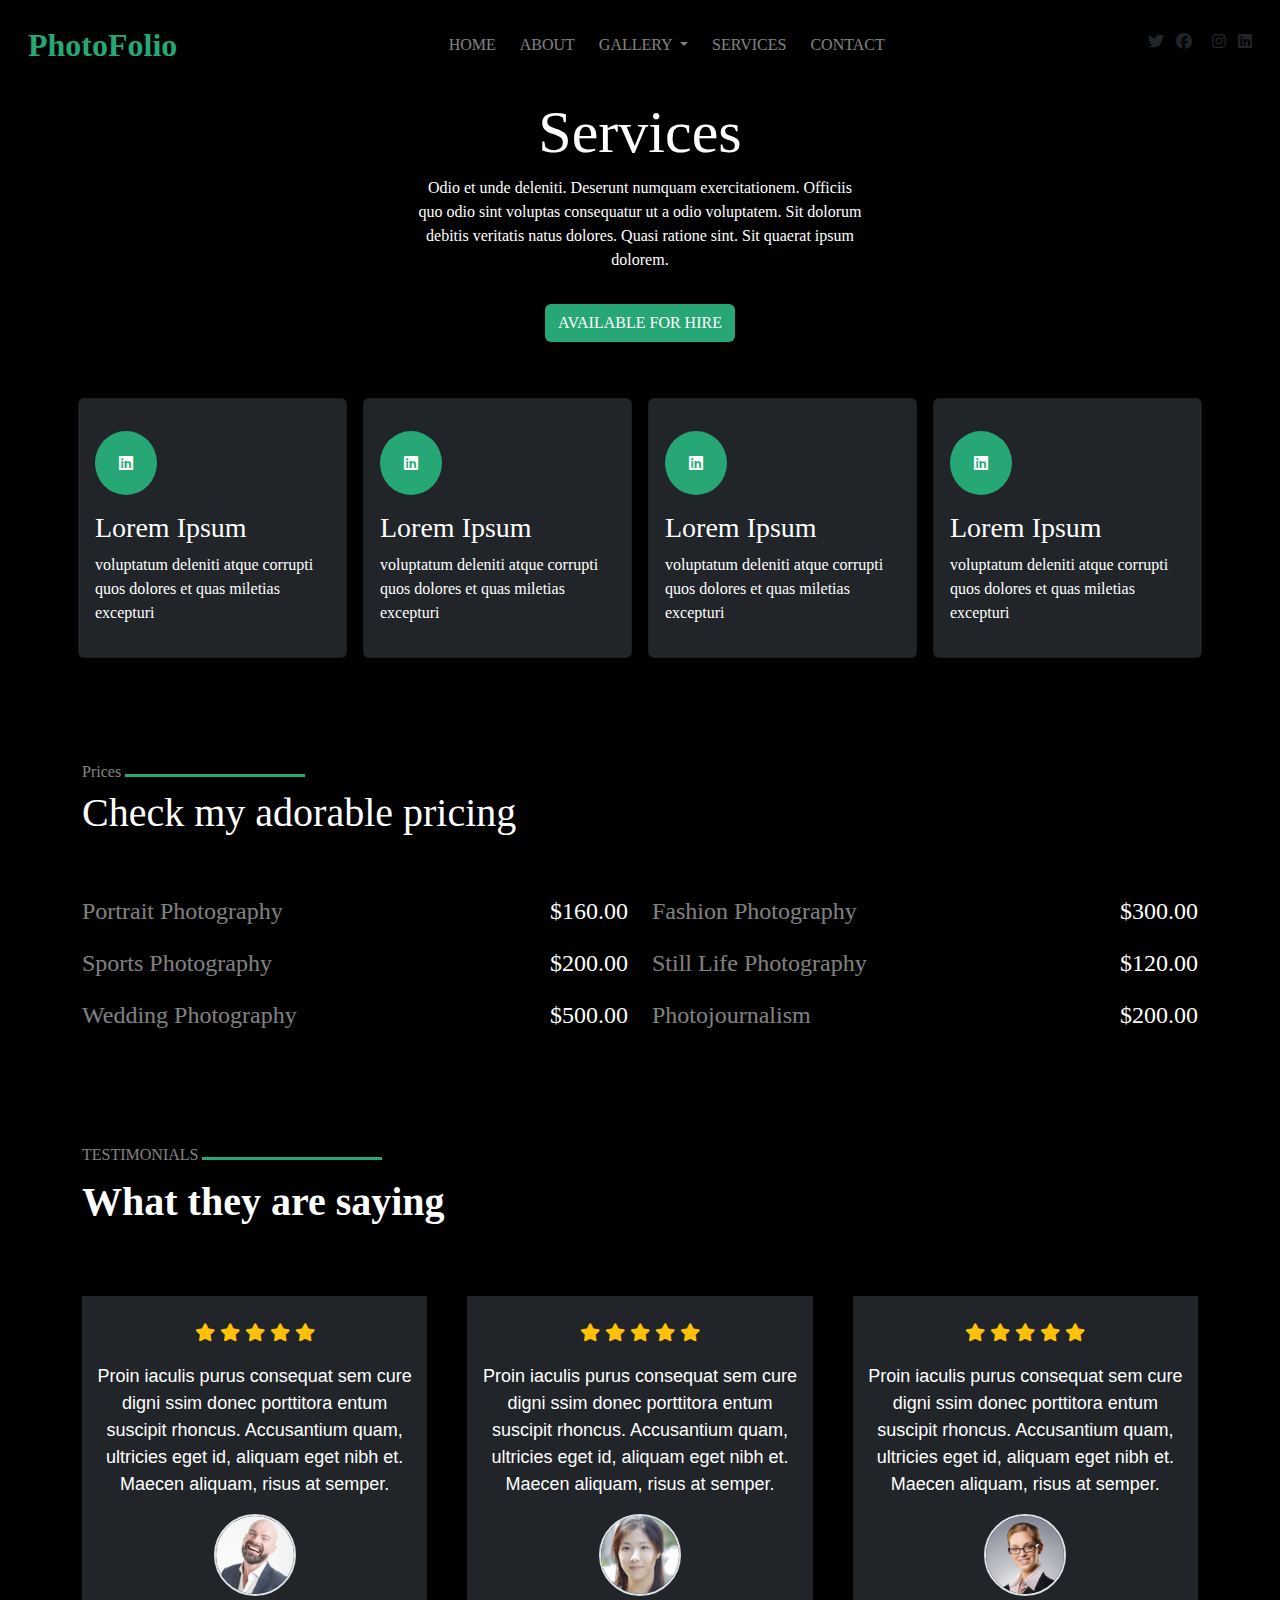
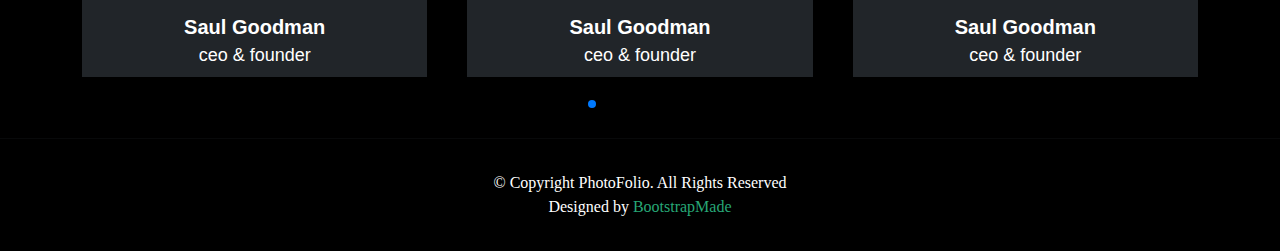
<file: services/index.html>
<!DOCTYPE html>
<html lang="fr">
<head>
    <meta charset="UTF-8">
    <meta http-equiv="X-UA-Compatible" content="IE=edge">
    <meta name="viewport" content="width=device-width, initial-scale=1.0">
    <title>PhotoFolio</title>
    <link rel="stylesheet" href="../style.css">
    <link rel="stylesheet" href="https://cdn.jsdelivr.net/npm/swiper@9/swiper-bundle.min.css" />
     <!--icons font awsome-->
    <link href="https://cdnjs.cloudflare.com/ajax/libs/font-awesome/6.2.1/css/all.min.css"
    rel="stylesheet">
    <!----css only------>
    <link rel="stylesheet" 
    href="https://cdn.jsdelivr.net/npm/bootstrap@5.2.3/dist/css/bootstrap.min.css">
    <!--bootstrap only---->
    <link rel="stylesheet" 
    href="https://cdn.jsdelivr.net/npm/bootstrap@5.2.3/dist/js/bootstrap.bundle.min.js">
</head>
<body>
<section id="navbar" class="mb-5">
<nav class="navbar navbar-expand-lg fixed-top p-3 text-white">
  <div class="container-fluid">
    <a class="navbar-brand text-white fs-2" href="../index.html">
      <strong style="color: #27a776;" >PhotoFolio</strong>
  </a>
    <button class="navbar-toggler btn" type="button" data-bs-toggle="offcanvas"
     data-bs-target="#offcanvasNavbar" aria-controls="offcanvasNavbar" 
     aria-expanded="false" aria-label="Toggle navigation">
      <span><i class="fa-solid fa-bars"></i></span>
    </button>
    <div class="offcanvas offcanvas-end" tabindex="-1" id="offcanvasNavbar" aria-labelledby="offcanvasNavbarLabel">
        <div class="offcanvas-header">
          <h5 class="offcanvas-title" id="offcanvasNavbarLabel"></h5>
          <button type="button" class="btn-close btn-close-white" data-bs-dismiss="offcanvas" aria-label="Close"></button>
        </div>  
    <div class="offcanvas-body justify-content-center" id="navbarSupportedContent">
      <ul class="navbar-nav justify-content-center flex-grow-1 pe-3">
        <li class="nav-item">
          <a class="nav-link active text-white opacity-50 ms-2" aria-current="page" href="../index.html">HOME</a>
        </li>
        <li class="nav-item text-white">
          <a class="nav-link text-white opacity-50 ms-2" href="../about/index.html">ABOUT</a>
        </li>
        <li class="nav-item dropdown">
          <a class="nav-link dropdown-toggle text-white opacity-50 ms-2" href="" role="button" 
          data-bs-toggle="dropdown" aria-expanded="false">
            GALLERY 
          </a>
          <ul class="dropdown-menu bg-dark">
            <li><a class="dropdown-item text-white opacity-50" href="../gallery/index.html">Nature</a></li>
            <li><a class="dropdown-item text-white opacity-50" href="../gallery/index.html">People</a></li>
            <li><a class="dropdown-item text-white opacity-50" href="../gallery/index.html">architecture</a></li>
            <li><a class="dropdown-item text-white opacity-50" href="../gallery/index.html">Animals</a></li>
            <li><a class="dropdown-item text-white opacity-50" href="../gallery/index.html">Sports</a></li>
            <li><a class="dropdown-item text-white opacity-50" href="../gallery/index.html">Travel</a></li>
            <li>
                <div class="btn-group dropend">
                    <a type="button" class="dropdown-item dropdown-toggle text-white" 
                    data-bs-toggle="dropdown" aria-expanded="false">
                    Sub menu
                    </a>
                    <ul class="dropdown-menu">
                    <li><a class="dropdown-item text-white" href="#">sub Menu 1</a></li>
                    <li><a class="dropdown-item text-white" href="#">sub Menu 2</a></li>
                    <li><a class="dropdown-item text-white" href="#">sub Menu 3</a></li>
                    </ul>
                </div>
            </li>
          </ul>
        </li>
        <li class="nav-item">
          <a class="nav-link text-white opacity-50 ms-2" href="../services/index.html">SERVICES</a></li>
         <li class="nav-item">
          <a class="nav-link text-white opacity-50 ms-2" href="../contact/index.html">CONTACT</a></li>
      </ul>
      <div class="icon">
        <i class="fa-brands fa-twitter"></i>
        <i class="fa-brands fa-facebook m-2"></i>
        <i class="fa-brands fa-instagram m-2"></i>
        <i class="fa-brands fa-linkedin "></i>
    </div>
    </div>
    </div>
  </div>
</nav>
</section>
<!----------section home------>
<section id="home" class="home mb-5 pt-5">
    <div class="container">
        <div class="row justify-content-center">
            <div class="col-md-5 col-sm-12 text-white text-center">
                <h1>Services</h1>
                <p>Odio et unde deleniti. Deserunt numquam exercitationem. Officiis quo odio sint voluptas consequatur
                    ut a odio voluptatem. Sit dolorum debitis veritatis natus dolores. Quasi ratione sint. Sit quaerat
                    ipsum dolorem.
                </p>
                <div class="text-center pt-3">
                    <a type="button" style="background-color: #27a776;"
                 href="contact/index.html" class="text-white text-center mb-5 btn btn-get-started">
                 AVAILABLE FOR HIRE
                </a>
                </div>
            </div>
        </div>
        <div class="row">
            <div class="col-md-3 col-sm-12 p-2">
                <div class="card box1 bg-dark text-white">
                    <div class="card-body">
                    <i class="fa-brands box2 fa-linkedin rounded-circle p-4 mt-3" 
                    style="background-color: #27a776;"></i>
                      <h3 class="card-title mt-3">Lorem Ipsum</h3>
                      <p class="card-text mb-3">voluptatum deleniti atque corrupti quos dolores et quas miletias excepturi</p>
                    </div>
                  </div>
            </div>
            <div class="col-md-3 col-sm-12 p-2">
                <div class="card box1 bg-dark text-white">
                  <div class="card-body">
                    <i class="fa-brands box2 fa-linkedin rounded-circle p-4 mt-3"
                     style="background-color: #27a776;"></i>
                      <h3 class="card-title mt-3">Lorem Ipsum</h3>
                      <p class="card-text mb-3">voluptatum deleniti atque corrupti quos dolores et quas miletias excepturi</p>
                    </div>
                  </div>
            </div> 
            <div class="col-md-3 col-sm-12 p-2">
                <div class="card box1 box1 bg-dark text-white">
                    <div class="card-body">
        <i class="fa-brands box2 fa-linkedin rounded-circle p-4 mt-3" style="background-color: #27a776;"></i>
                      <h3 class="card-title mt-3">Lorem Ipsum</h3>
                      <p class="card-text mb-3">voluptatum deleniti atque corrupti quos dolores et quas miletias excepturi</p>
                    </div>
                  </div>
            </div> 
            <div class="col-md-3 col-sm-12 p-2">
                <div class="card box1 bg-dark text-white">
                    <div class="card-body">
                      <i class="fa-brands box2 fa-linkedin rounded-circle p-4 mt-3" style="background-color: #27a776;"></i>
                      <h3 class="card-title mt-3">Lorem Ipsum</h3>
                      <p class="card-text mb-3">voluptatum deleniti atque corrupti quos dolores et quas miletias excepturi</p>
                    </div>
                  </div>
            </div>  
        </div>
    </div>
    <div class="container mt-5 pt-5">
        <div class="row">
           <div class="pricing-item d-flex align-items-center">
            <h6 class="text-white opacity-50">Prices</h6>
            <div class="progress-bar m-1"></div>
           </div>
            <h2 class="text-white fs-1">Check my adorable pricing</h2>
        </div>
        <div class="row pt-5">
            <div class="col-md-6 col-sm-12">
                <div class=" d-flex justify-content-between text-white fs-4">
                    <p class="opacity-50">Portrait Photography</p>
                    <span>$160.00</span>
                </div>
            </div>
            <div class="col-md-6 col-sm-12">
                  <div class=" d-flex justify-content-between text-white fs-4">
                      <p class="opacity-50">Fashion Photography</p>
                      <span>$300.00</span>
                  </div>
              </div>
              <div class="col-md-6 col-sm-12">
                <div class=" d-flex justify-content-between text-white fs-4">
                    <p class="opacity-50">Sports Photography</p>
                    <span>$200.00</span>
                </div>
            </div>
            <div class="col-md-6 col-sm-12">
              <div class=" d-flex justify-content-between text-white fs-4">
                  <p class="opacity-50">Still Life Photography</p>
                  <span>$120.00</span>
              </div>
          </div>
          <div class="col-md-6 col-sm-12">
            <div class=" d-flex justify-content-between text-white fs-4">
                <p class="opacity-50">Wedding Photography</p>
                <span>$500.00</span>
            </div>
          </div>
          <div class="col-md-6 col-sm-12">
            <div class=" d-flex justify-content-between text-white fs-4">
                <p class="opacity-50">Photojournalism</p>
                <span>$200.00</span>
            </div>
          </div>
        </div>
    </div>
</section>
<!------section about2------>
<section id="Testimonials" class="Testimonials-box pt-5 text-white">
  <div class="container">
      <div class="row mb-5">
          <div class="d-flex align-items-center">
              <h6 class="text-white opacity-50">TESTIMONIALS</h6>
              <div class="progress-bar m-1"></div>
          </div>
          <div class="">
              <p class="fs-1 fw-bold">What they are saying</p>
          </div>
      </div>
  </div>
</section> 
<section id="carou" class="carou">
<div class="container">
<!-- Swiper -->
<div class="swiper mySwiper">
  <div class="swiper-wrapper">
    <div class="swiper-slide">
      <div class="card-body p-2 bg-dark text-center text-white">
          <div class="icon p-3" style="color: #ffc107;">
              <i class="fa fa-star" aria-hidden="true"></i>
              <i class="fa fa-star" aria-hidden="true"></i>
              <i class="fa fa-star" aria-hidden="true"></i>
              <i class="fa fa-star" aria-hidden="true"></i>
              <i class="fa fa-star" aria-hidden="true"></i>
          </div>
              <p class="card-text">Proin iaculis purus consequat sem cure digni
                  ssim donec porttitora entum suscipit rhoncus. Accusantium 
                  quam, ultricies eget id, aliquam eget nibh et. Maecen 
                  aliquam, risus at semper.
              </p>
              <img src="../images/test1.jpg" class="img-fluid rounded-circle border border-2 mb-3 w-25" alt="">
              <p class="card-text"><span class="pt-4 fs-5 fw-bold">Saul Goodman</span><br> ceo & founder</p>
      </div>
    </div>
    <div class="swiper-slide">
      <div class="card-body p-2 bg-dark text-center text-white">
          <div class="icon p-3" style="color: #ffc107;">
              <i class="fa fa-star" aria-hidden="true"></i>
              <i class="fa fa-star" aria-hidden="true"></i>
              <i class="fa fa-star" aria-hidden="true"></i>
              <i class="fa fa-star" aria-hidden="true"></i>
              <i class="fa fa-star" aria-hidden="true"></i>
          </div>
              <p class="card-text">Proin iaculis purus consequat sem cure digni
                  ssim donec porttitora entum suscipit rhoncus. Accusantium 
                  quam, ultricies eget id, aliquam eget nibh et. Maecen 
                  aliquam, risus at semper.
              </p>
              <img src="../images/car1.jpg" class="img-fluid rounded-circle border border-2 mb-3 w-25" alt="">
              <p class="card-text"><span class="pt-4 fs-5 fw-bold">Saul Goodman</span><br> ceo & founder</p>
      </div>
    </div>
    <div class="swiper-slide">
      <div class="card-body p-2 bg-dark text-center text-white">
          <div class="icon p-3" style="color: #ffc107;">
              <i class="fa fa-star" aria-hidden="true"></i>
              <i class="fa fa-star" aria-hidden="true"></i>
              <i class="fa fa-star" aria-hidden="true"></i>
              <i class="fa fa-star" aria-hidden="true"></i>
              <i class="fa fa-star" aria-hidden="true"></i>
          </div>
              <p class="card-text">Proin iaculis purus consequat sem cure digni
                  ssim donec porttitora entum suscipit rhoncus. Accusantium 
                  quam, ultricies eget id, aliquam eget nibh et. Maecen 
                  aliquam, risus at semper.
              </p>
              <img src="../images/car2.jpg" class="img-fluid rounded-circle border border-2 mb-3 w-25" alt="">
              <p class="card-text"><span class="pt-4 fs-5 fw-bold">Saul Goodman</span><br> ceo & founder</p>
      </div>
    </div>
    <div class="swiper-slide">
      <div class="card-body p-2 bg-dark text-center text-white">
          <div class="icon p-3" style="color: #ffc107;">
              <i class="fa fa-star" aria-hidden="true"></i>
              <i class="fa fa-star" aria-hidden="true"></i>
              <i class="fa fa-star" aria-hidden="true"></i>
              <i class="fa fa-star" aria-hidden="true"></i>
              <i class="fa fa-star" aria-hidden="true"></i>
          </div>
              <p class="card-text">Proin iaculis purus consequat sem cure digni
                  ssim donec porttitora entum suscipit rhoncus. Accusantium 
                  quam, ultricies eget id, aliquam eget nibh et. Maecen 
                  aliquam, risus at semper.
              </p>
              <img src="../images/car3.jpg" class="img-fluid rounded-circle border border-2 mb-3 w-25" alt="">
              <p class="card-text"><span class="pt-4 fs-5 fw-bold">Saul Goodman</span><br> ceo & founder</p>
      </div>
    </div>
    <div class="swiper-slide">
      <div class="card-body p-2 bg-dark text-center text-white">
          <div class="icon p-3" style="color: #ffc107;">
              <i class="fa fa-star" aria-hidden="true"></i>
              <i class="fa fa-star" aria-hidden="true"></i>
              <i class="fa fa-star" aria-hidden="true"></i>
              <i class="fa fa-star" aria-hidden="true"></i>
              <i class="fa fa-star" aria-hidden="true"></i>
          </div>
              <p class="card-text">Proin iaculis purus consequat sem cure digni
                  ssim donec porttitora entum suscipit rhoncus. Accusantium 
                  quam, ultricies eget id, aliquam eget nibh et. Maecen 
                  aliquam, risus at semper.
              </p>
              <img src="../images/car4.jpg" class="img-fluid rounded-circle border border-2 mb-3 w-25" alt="">
              <p class="card-text"><span class="pt-4 fs-5 fw-bold">Saul Goodman</span><br> ceo & founder</p>
      </div>
    </div>
    <div class="swiper-slide">
      <div class="card-body p-2 bg-dark text-center text-white">
          <div class="icon p-3" style="color: #ffc107;">
              <i class="fa fa-star" aria-hidden="true"></i>
              <i class="fa fa-star" aria-hidden="true"></i>
              <i class="fa fa-star" aria-hidden="true"></i>
              <i class="fa fa-star" aria-hidden="true"></i>
              <i class="fa fa-star" aria-hidden="true"></i>
          </div>
              <p class="card-text">Proin iaculis purus consequat sem cure digni
                  ssim donec porttitora entum suscipit rhoncus. Accusantium 
                  quam, ultricies eget id, aliquam eget nibh et. Maecen 
                  aliquam, risus at semper.
              </p>
              <img src="../images/car2.jpg" class="img-fluid rounded-circle border border-2 mb-3 w-25" alt="">
              <p class="card-text"><span class="pt-4 fs-5 fw-bold">Saul Goodman</span><br> ceo & founder</p>
      </div>
    </div>
    <div class="swiper-slide">
      <div class="card-body p-2 bg-dark text-center text-white">
          <div class="icon p-3" style="color: #ffc107;">
              <i class="fa fa-star" aria-hidden="true"></i>
              <i class="fa fa-star" aria-hidden="true"></i>
              <i class="fa fa-star" aria-hidden="true"></i>
              <i class="fa fa-star" aria-hidden="true"></i>
              <i class="fa fa-star" aria-hidden="true"></i>
          </div>
              <p class="card-text">Proin iaculis purus consequat sem cure digni
                  ssim donec porttitora entum suscipit rhoncus. Accusantium 
                  quam, ultricies eget id, aliquam eget nibh et. Maecen 
                  aliquam, risus at semper.
              </p>
              <img src="../images/test1.jpg" class="img-fluid rounded-circle border border-2 mb-3 w-25" alt="">
              <p class="card-text"><span class="pt-4 fs-5 fw-bold">Saul Goodman</span><br> ceo & founder</p>
      </div>
    </div>
    <div class="swiper-slide">
      <div class="card-body p-2 bg-dark text-center text-white">
          <div class="icon p-3" style="color: #ffc107;">
              <i class="fa fa-star" aria-hidden="true"></i>
              <i class="fa fa-star" aria-hidden="true"></i>
              <i class="fa fa-star" aria-hidden="true"></i>
              <i class="fa fa-star" aria-hidden="true"></i>
              <i class="fa fa-star" aria-hidden="true"></i>
          </div>
              <p class="card-text">Proin iaculis purus consequat sem cure digni
                  ssim donec porttitora entum suscipit rhoncus. Accusantium 
                  quam, ultricies eget id, aliquam eget nibh et. Maecen 
                  aliquam, risus at semper.
              </p>
              <img src="../images/car1.jpg" class="img-fluid rounded-circle border border-2 mb-3 w-25" alt="">
              <p class="card-text"><span class="pt-4 fs-5 fw-bold">Saul Goodman</span><br> ceo & founder</p>
      </div>
    </div>
    <div class="swiper-slide">
      <div class="card-body p-2 bg-dark text-center text-white">
          <div class="icon p-3" style="color: #ffc107;">
              <i class="fa fa-star" aria-hidden="true"></i>
              <i class="fa fa-star" aria-hidden="true"></i>
              <i class="fa fa-star" aria-hidden="true"></i>
              <i class="fa fa-star" aria-hidden="true"></i>
              <i class="fa fa-star" aria-hidden="true"></i>
          </div>
          <p class="card-text">Proin iaculis purus consequat sem cure digni
                  ssim donec porttitora entum suscipit rhoncus. Accusantium 
                  quam, ultricies eget id, aliquam eget nibh et. Maecen 
                  aliquam, risus at semper.
          </p>
          <img src="../images/car2.jpg" class="img-fluid rounded-circle border border-2 mb-3 w-25" alt="">
          <p class="card-text"><span class="pt-4 fs-5 fw-bold">Saul Goodman</span><br> ceo & founder</p>
      </div>
    </div>
  </div>
  <div class="swiper-pagination position-relative mt-4"></div>
</div>
</div>
</section> 
<!-----footer----->
<section id="footer" class="footer shadow">
    <hr>
<div class="container-fluid">
    <div class="text-center text-white p-3">
        <p>© Copyright PhotoFolio. All Rights Reserved<br>Designed by <span style="color: #27a776;">BootstrapMade</span></p>
    </div>
</div>
</section>
<script src="https://cdn.jsdelivr.net/npm/@popperjs/core@2.11.6/dist/umd/popper.min.js"
 integrity="sha384-oBqDVmMz9ATKxIep9tiCxS/Z9fNfEXiDAYTujMAeBAsjFuCZSmKbSSUnQlmh/jp3" 
 crossorigin="anonymous"></script>
<script src="https://cdn.jsdelivr.net/npm/bootstrap@5.2.3/dist/js/bootstrap.min.js" 
integrity="sha384-cuYeSxntonz0PPNlHhBs68uyIAVpIIOZZ5JqeqvYYIcEL727kskC66kF92t6Xl2V" 
crossorigin="anonymous"></script>
 <!-- Swiper JS -->
 <script src="https://cdn.jsdelivr.net/npm/swiper@9/swiper-bundle.min.js"></script>

  <!-- Initialize Swiper -->
  <script>
    var swiper = new Swiper(".mySwiper", {
      slidesPerView: 1,
      spaceBetween: 10,
      pagination: {
        el: ".swiper-pagination",
        clickable: true,
      },
      breakpoints: {
        "@0.00": {
          slidesPerView: 1,
          spaceBetween: 10,
        },
        "@0.75": {
          slidesPerView: 2,
          spaceBetween: 20,
        },
        "@1.00": {
          slidesPerView: 3,
          spaceBetween: 40,
        },
        // "@1.50": {
        //   slidesPerView: 4,
        //   spaceBetween: 50,
        // },
      },
    });
  </script>
</body>
</html>
</file>
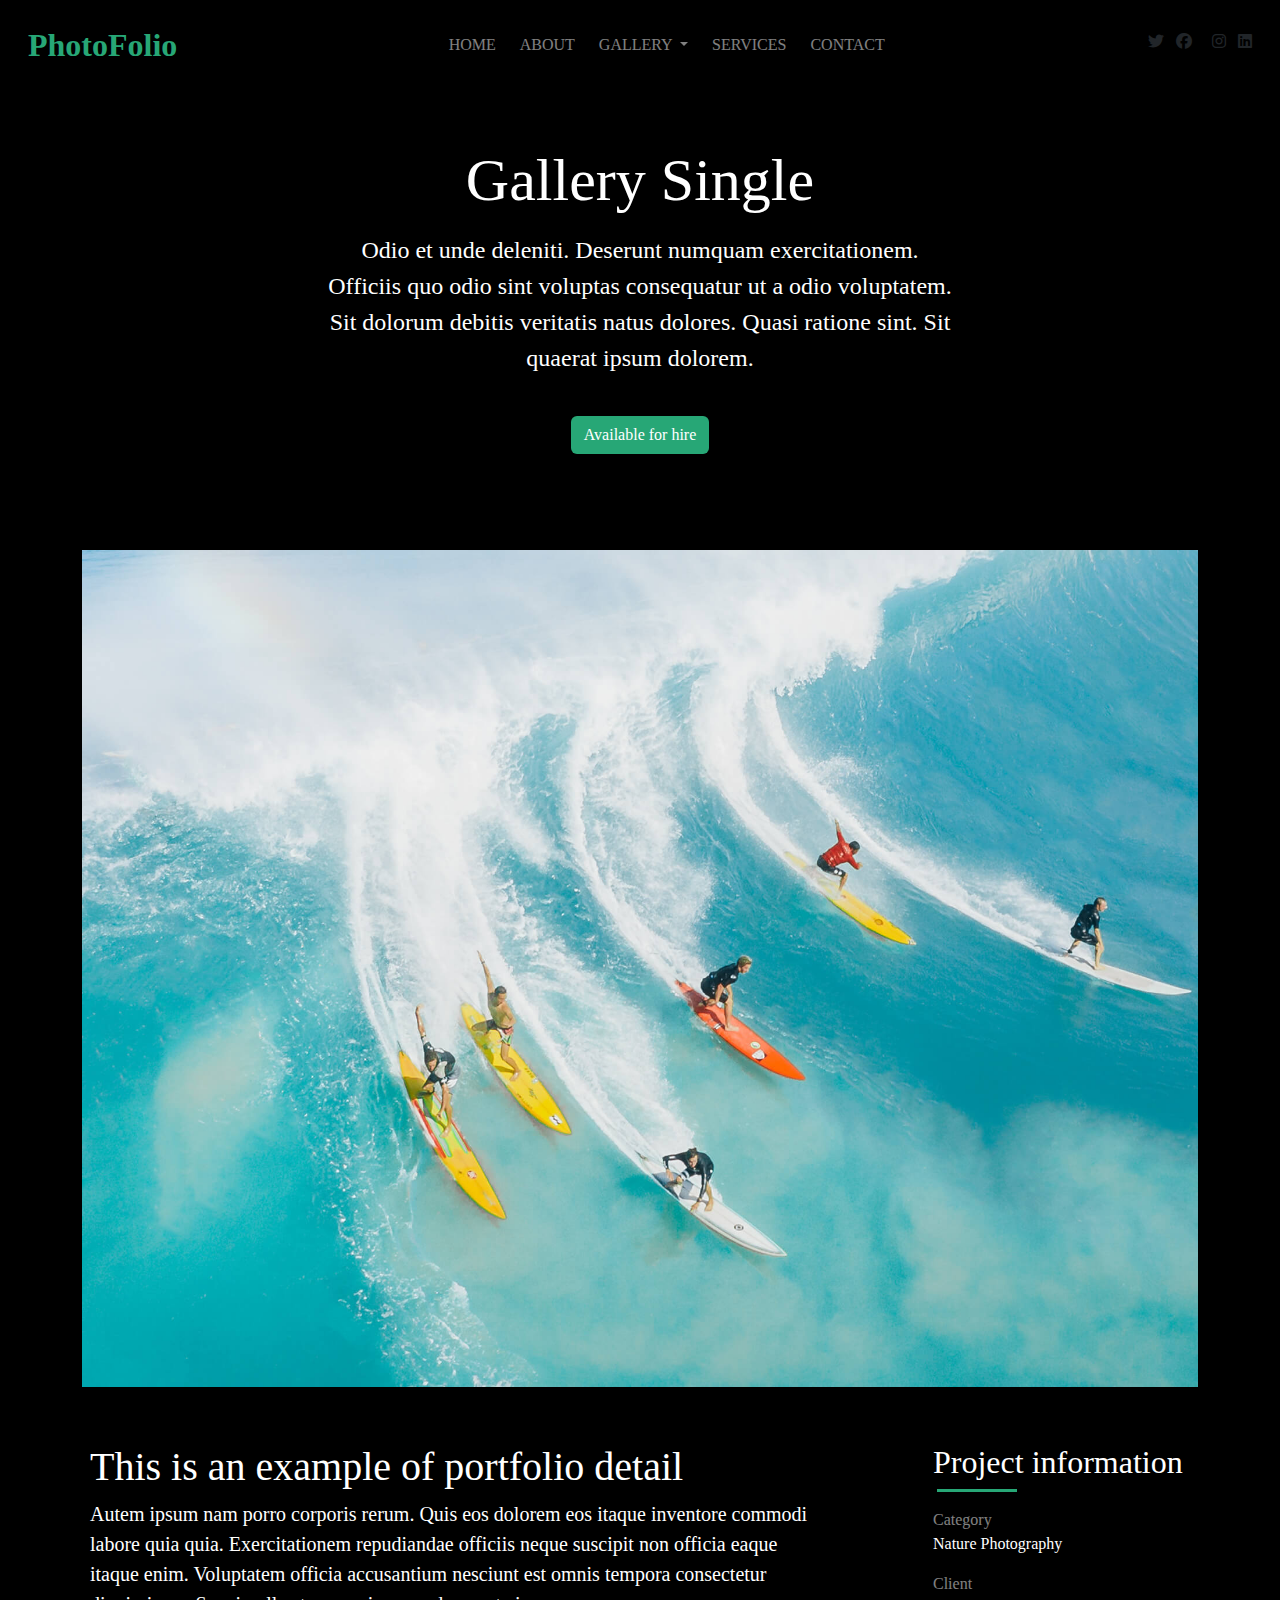
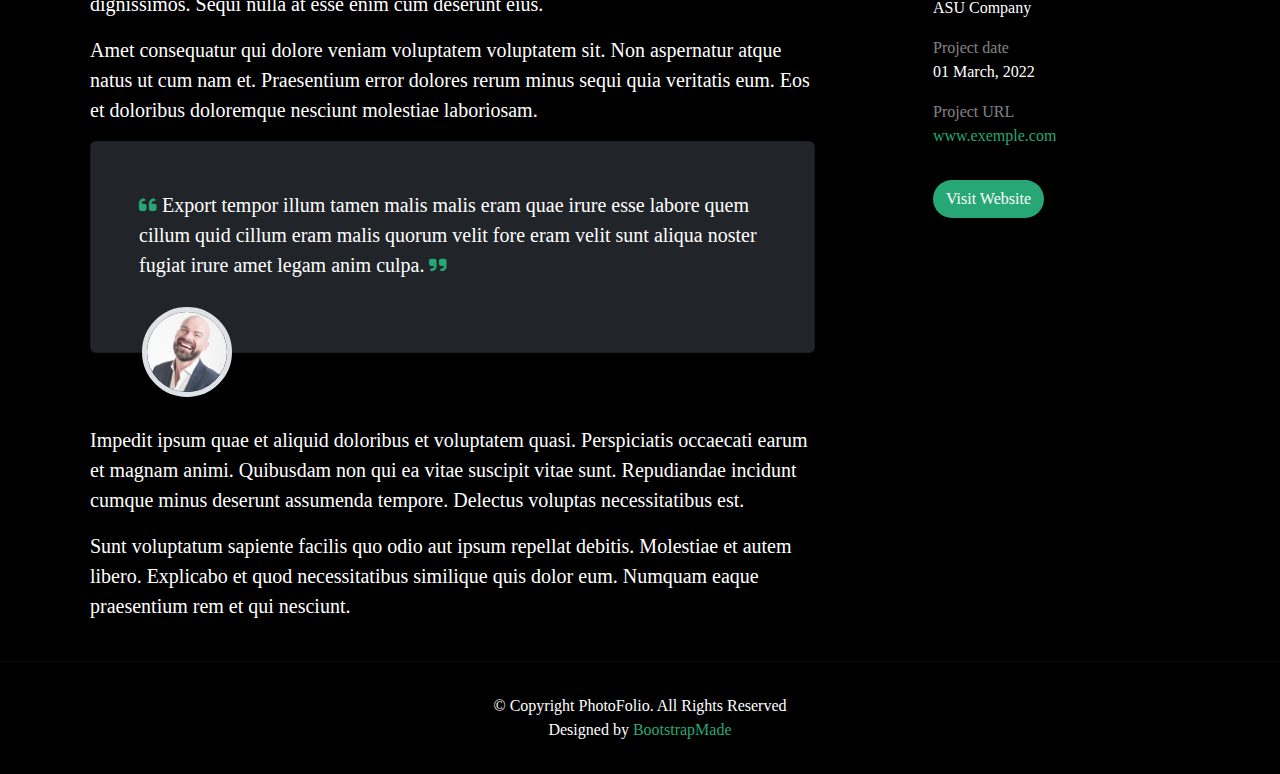
<file: box.html>
<!DOCTYPE html>
<html lang="fr">
<head>
    <meta charset="UTF-8">
    <meta http-equiv="X-UA-Compatible" content="IE=edge">
    <meta name="viewport" content="width=device-width, initial-scale=1.0">
    <title>PhotoFolio</title>
    <link rel="stylesheet" href="style.css">
     <!--icons font awsome-->
    <link href="https://cdnjs.cloudflare.com/ajax/libs/font-awesome/6.2.1/css/all.min.css"
    rel="stylesheet">
    <!----css only------>
    <link rel="stylesheet" 
    href="https://cdn.jsdelivr.net/npm/bootstrap@5.2.3/dist/css/bootstrap.min.css">
    <!--bootstrap only---->
    <link rel="stylesheet" 
    href="https://cdn.jsdelivr.net/npm/bootstrap@5.2.3/dist/js/bootstrap.bundle.min.js">
</head>
<body>
<section id="navbar" class="mb-5 f-family-upercase">
<nav class="navbar navbar-expand-lg fixed-top p-3 text-white">
  <div class="container-fluid">
    <a class="navbar-brand text-white fs-2" href="../index.html">
      <strong style="color: #27a776;" >PhotoFolio</strong>
  </a>
    <button class="navbar-toggler" type="button" data-bs-toggle="offcanvas"
     data-bs-target="#offcanvasNavbar" aria-controls="offcanvasNavbar" 
     aria-expanded="false" aria-label="Toggle navigation">
      <span><i class="fa-solid fa-bars"></i></span>
    </button>
    <div class="offcanvas offcanvas-end" tabindex="-1" id="offcanvasNavbar" aria-labelledby="offcanvasNavbarLabel">
        <div class="offcanvas-header">
          <h5 class="offcanvas-title" id="offcanvasNavbarLabel"></h5>
          <button type="button" class="btn-close btn-close-white" data-bs-dismiss="offcanvas" aria-label="Close"></button>
        </div>  
    <div class="offcanvas-body justify-content-center" id="navbarSupportedContent">
      <ul class="navbar-nav justify-content-center flex-grow-1 pe-3">
        <li class="nav-item">
          <a class="nav-link active text-white opacity-50 ms-2" aria-current="page" href="index.html">HOME</a>
        </li>
        <li class="nav-item text-white">
          <a class="nav-link text-white opacity-50 ms-2" href="./about/index.html">ABOUT</a>
        </li>
        <li class="nav-item dropdown">
          <a class="nav-link dropdown-toggle text-white opacity-50 ms-2" href="" role="button" 
          data-bs-toggle="dropdown" aria-expanded="false">
            GALLERY 
          </a>
          <ul class="dropdown-menu bg-dark">
            <li><a class="dropdown-item text-white opacity-50" href="./gallery/index.html">Nature</a></li>
            <li><a class="dropdown-item text-white opacity-50" href="./gallery/index.html">People</a></li>
            <li><a class="dropdown-item text-white opacity-50" href="./gallery/index.html">architecture</a></li>
            <li><a class="dropdown-item text-white opacity-50" href="./gallery/index.html">Animals</a></li>
            <li><a class="dropdown-item text-white opacity-50" href="./gallery/index.html">Sports</a></li>
            <li><a class="dropdown-item text-white opacity-50" href="./gallery/index.html">Travel</a></li>
            <li>
                <div class="btn-group dropend">
                    <a type="button" class="dropdown-item dropdown-toggle text-white" 
                    data-bs-toggle="dropdown" aria-expanded="false">
                    Sub menu
                    </a>
                    <ul class="dropdown-menu">
                    <li><a class="dropdown-item text-white" href="#">sub Menu 1</a></li>
                    <li><a class="dropdown-item text-white" href="#">sub Menu 2</a></li>
                    <li><a class="dropdown-item text-white" href="#">sub Menu 3</a></li>
                    </ul>
                </div>
            </li>
          </ul>
        </li>
        <li class="nav-item">
          <a class="nav-link text-white opacity-50 ms-2" href="./services/index.html">SERVICES</a></li>
         <li class="nav-item">
          <a class="nav-link text-white opacity-50 ms-2" href="./contact/index.html">CONTACT</a></li>
      </ul>
      <div class="icon">
        <i class="fa-brands fa-twitter"></i>
        <i class="fa-brands fa-facebook m-2"></i>
        <i class="fa-brands fa-instagram m-2"></i>
        <i class="fa-brands fa-linkedin "></i>
    </div>
    </div>
    </div>
   
  </div>
</nav>
</section>
<!----------section home------>
<section id="home" class="home mb-5 pt-5">
    <div class="container">
       <div class="row justify-content-center">
        <div class="col-lg-7 col-sm-12 text-white">
            <div class="text-white text-center p-2 pt-5">
                <h1>Gallery Single</h1>
                <p class="fs-4 pt-2">Odio et unde deleniti. Deserunt numquam exercitationem. Officiis quo odio sint
                     voluptas consequatur ut a odio voluptatem. Sit dolorum debitis veritatis natus dolores. Quasi 
                     ratione sint. Sit quaerat ipsum dolorem.
                </p>
            </div>
        </div>
        <div class="text-center pt-3">
            <a type="button" style="background-color: #27a776;"
         href="contact/index.html" class="text-white text-center mb-5 btn btn-get-started">Available for hire
        </a>
        </div>
       </div>
    </div>
</section>
<!-------partie carousel---->
<section>
  <div class="container">
    <div class="row">
        <div id="carouselExampleControls" class="carousel slide" data-bs-ride="carousel">
            <div class="carousel-inner">
              <div class="carousel-item active">
                <img src="images/home1.jpg" class="d-block w-100" alt="...">
              </div>
              <div class="carousel-item">
                <img src="images/gallery-2.jpg" class="d-block w-100" alt="...">
              </div>
              <div class="carousel-item">
                <img src="images/gallery-3.jpg" class="d-block w-100" alt="...">
              </div>
              <div class="carousel-item">
                <img src="images/gallery-4.jpg" class="d-block w-100" alt="...">
              </div>
              <div class="carousel-item">
                <img src="images/gallery-5.jpg" class="d-block w-100" alt="...">
              </div>
              <div class="carousel-item">
                <img src="images/gallery-6.jpg" class="d-block w-100" alt="...">
              </div>
              <div class="carousel-item">
                <img src="images/gallery-7.jpg" class="d-block w-100" alt="...">
              </div>
              <div class="carousel-item">
                <img src="images/gallery-8.jpg" class="d-block w-100" alt="...">
              </div>
            </div>
            <!-- <button class="carousel-control-prev" type="button" data-bs-target="#carouselExampleControls" data-bs-slide="prev">
              <span class="carousel-control-prev-icon" aria-hidden="true"></span>
              <span class="visually-hidden">Previous</span>
            </button>
            <button class="carousel-control-next" type="button" data-bs-target="#carouselExampleControls" data-bs-slide="next">
              <span class="carousel-control-next-icon" aria-hidden="true"></span>
              <span class="visually-hidden">Next</span>
            </button> -->
          </div>
    </div>
  </div>
</section>
<!------------section portfolio------------->
<section class="portfolio pt-5">
  <div class="container">
    <div class="row p-2">
      <div class="col-md-8 col-sm-12 text-white fs-5 position-relative">
        <h2 class="fs-1">This is an example of portfolio detail</h2>
        <p>Autem ipsum nam porro corporis rerum. Quis eos dolorem eos itaque inventore commodi
           labore quia quia. Exercitationem repudiandae officiis neque suscipit non officia eaque
            itaque enim. Voluptatem officia accusantium nesciunt est omnis tempora consectetur dignissimos.
             Sequi nulla at esse enim cum deserunt eius.
        </p>
        <p>Amet consequatur qui dolore veniam voluptatem voluptatem sit. Non aspernatur atque natus ut
           cum nam et. Praesentium error dolores rerum minus sequi quia veritatis eum. Eos et doloribus 
           doloremque nesciunt molestiae laboriosam.
        </p>
        <div class="card bg-dark text-white mb-4 position-relative p-5">
            <p class="mb-4"><i class="fa-sharp fa-solid fa-quote-left" style="color: #27a776;"></i> Export tempor illum tamen malis malis eram quae irure esse labore quem cillum quid cillum eram
               malis quorum velit fore eram velit sunt aliqua noster fugiat irure amet legam anim culpa. 
               <i class="fa-solid fa-quote-right" style="color: #27a776;"></i>
            </p>
            <img src="images/test1.jpg" 
            class="img-fluid rounded-circle mb-3 border border-5 position-absolute top-100 start-25 ms-5 translate-middle" width="90px" alt="">
            <!-- <div class="d-flex position-absolute top-100 end-50 ms-5 translate-middle">
              <img src="images/test1.jpg" 
                class="img-fluid rounded-circle mb-3 border border-5"
             width="90px" alt="">
              <div class="m-2">
                <p class="fw-bold">Sara Wilsson<br><span class="opacity-50">Designer</span></p>
              </div>
            </div> -->
        </div>
        <p class="pt-5">Impedit ipsum quae et aliquid doloribus et voluptatem quasi. Perspiciatis occaecati earum et 
          magnam animi. Quibusdam non qui ea vitae suscipit vitae sunt. Repudiandae incidunt cumque minus
           deserunt assumenda tempore. Delectus voluptas necessitatibus est.
        </p>
        <p>Sunt voluptatum sapiente facilis quo odio aut ipsum repellat debitis. Molestiae et autem libero.
           Explicabo et quod necessitatibus similique quis dolor eum. Numquam eaque praesentium rem et qui 
           nesciunt.
        </p>
      </div>
      <div class="col-md-1 col-sm-12"></div>
      <div class="col-md-3 col-sm-12 text-white">
        <h2>Project information</h2>
        <div class="progress-bar1 mb-3 m-1"></div>
        <p><span class="opacity-50">Category</span><br>
            Nature Photography</p>
            <p><span class="opacity-50">Client</span><br>
              ASU Company</p>
              <p><span class="opacity-50">Project date</span><br>
                01 March, 2022</p>
                <p><span class="opacity-50">Project URL</span><br>
                  <a href="#" class="nav-link" style="color: #27a776;">www.exemple.com</a></p>
                  <div class="pt-3">
                    <a type="button" style="background-color: #27a776;"
                    href="" class="text-white text-center rounded-pill mb-5 btn btn-get-started">
                    Visit Website
                    </a>
                </div>
              </div>
        </div>
      </div>
    </div>
</section>
<!-----footer----->
<section id="footer" class="footer shadow">
    <hr>
<div class="container-fluid">
    <div class="text-center text-white p-3">
        <p>© Copyright PhotoFolio. All Rights Reserved<br>Designed by <span style="color: #27a776;">BootstrapMade</span></p>
    </div>
</div>
</section>
<script src="https://cdn.jsdelivr.net/npm/@popperjs/core@2.11.6/dist/umd/popper.min.js"
 integrity="sha384-oBqDVmMz9ATKxIep9tiCxS/Z9fNfEXiDAYTujMAeBAsjFuCZSmKbSSUnQlmh/jp3" 
 crossorigin="anonymous"></script>
<script src="https://cdn.jsdelivr.net/npm/bootstrap@5.2.3/dist/js/bootstrap.min.js" 
integrity="sha384-cuYeSxntonz0PPNlHhBs68uyIAVpIIOZZ5JqeqvYYIcEL727kskC66kF92t6Xl2V" 
crossorigin="anonymous"></script>
</body>
</html>
</file>
<file: style.css>
body{
    background-color: black !important;
    font-family: 'poppins' !important;
}
h1{
    font-size: 60px !important;
}
.navbar{
    background-color: black !important;
}
.navbar:focus{
    color: #fff;
}
.footer{
    background-color: black !important;
}
.offcanvas{
    background-color: black !important;
}
 .navbar .navbar-toggler{ 
    border: 0 !important;
    /* background-color: #fff !important; */
    color: #fff !important;
    line-height: 2 !important;
}
 .navbar .navbar-toggler:focus{
    box-shadow: none !important;
}
.box{
    transition: all .4s ease-in-out;
    text-decoration: none;
}
.box:hover
{
    background-color: #27a776 !important;
    color: #fff !important;

}
.box1{
    transition: all .4s ease-in-out;
    text-decoration: none;
}
.box1:hover
{
    background-color: #27a776 !important;
    color: #fff !important;

}
.box2{
    transition: all .4s ease-in-out;
    text-decoration: none;
}
.box2:hover
{
    background-color: #fff !important;
    color: #27a776 !important;

}
.progress-bar{
    width:  180px !important;
    height: 3px !important;
    background-color: #27a776 !important;
    color: #27a776 !important;
}
.progress-bar1{
    width:  80px !important;
    height: 3px !important;
    background-color: #27a776 !important;
    color: #27a776 !important;
}
#carou {
  position: relative;
  height: 100%;
}

.carou {
  position: relative;
  height: 100%;
}

.carou {
  font-family: Helvetica Neue, Helvetica, Arial, sans-serif;
  font-size: 14px;
  color: #000;
  margin: 0;
  padding: 0;
}

.swiper {
  width: 100%;
  height: 100%;
}
.swiper-slide {
  text-align: center;
  font-size: 18px;
  display: flex;
  justify-content: center;
  align-items: center;
}

.swiper-slide .card {
  display: block;
  width: 100%;
  height: 100%;
  object-fit: cover;
}
</file>
